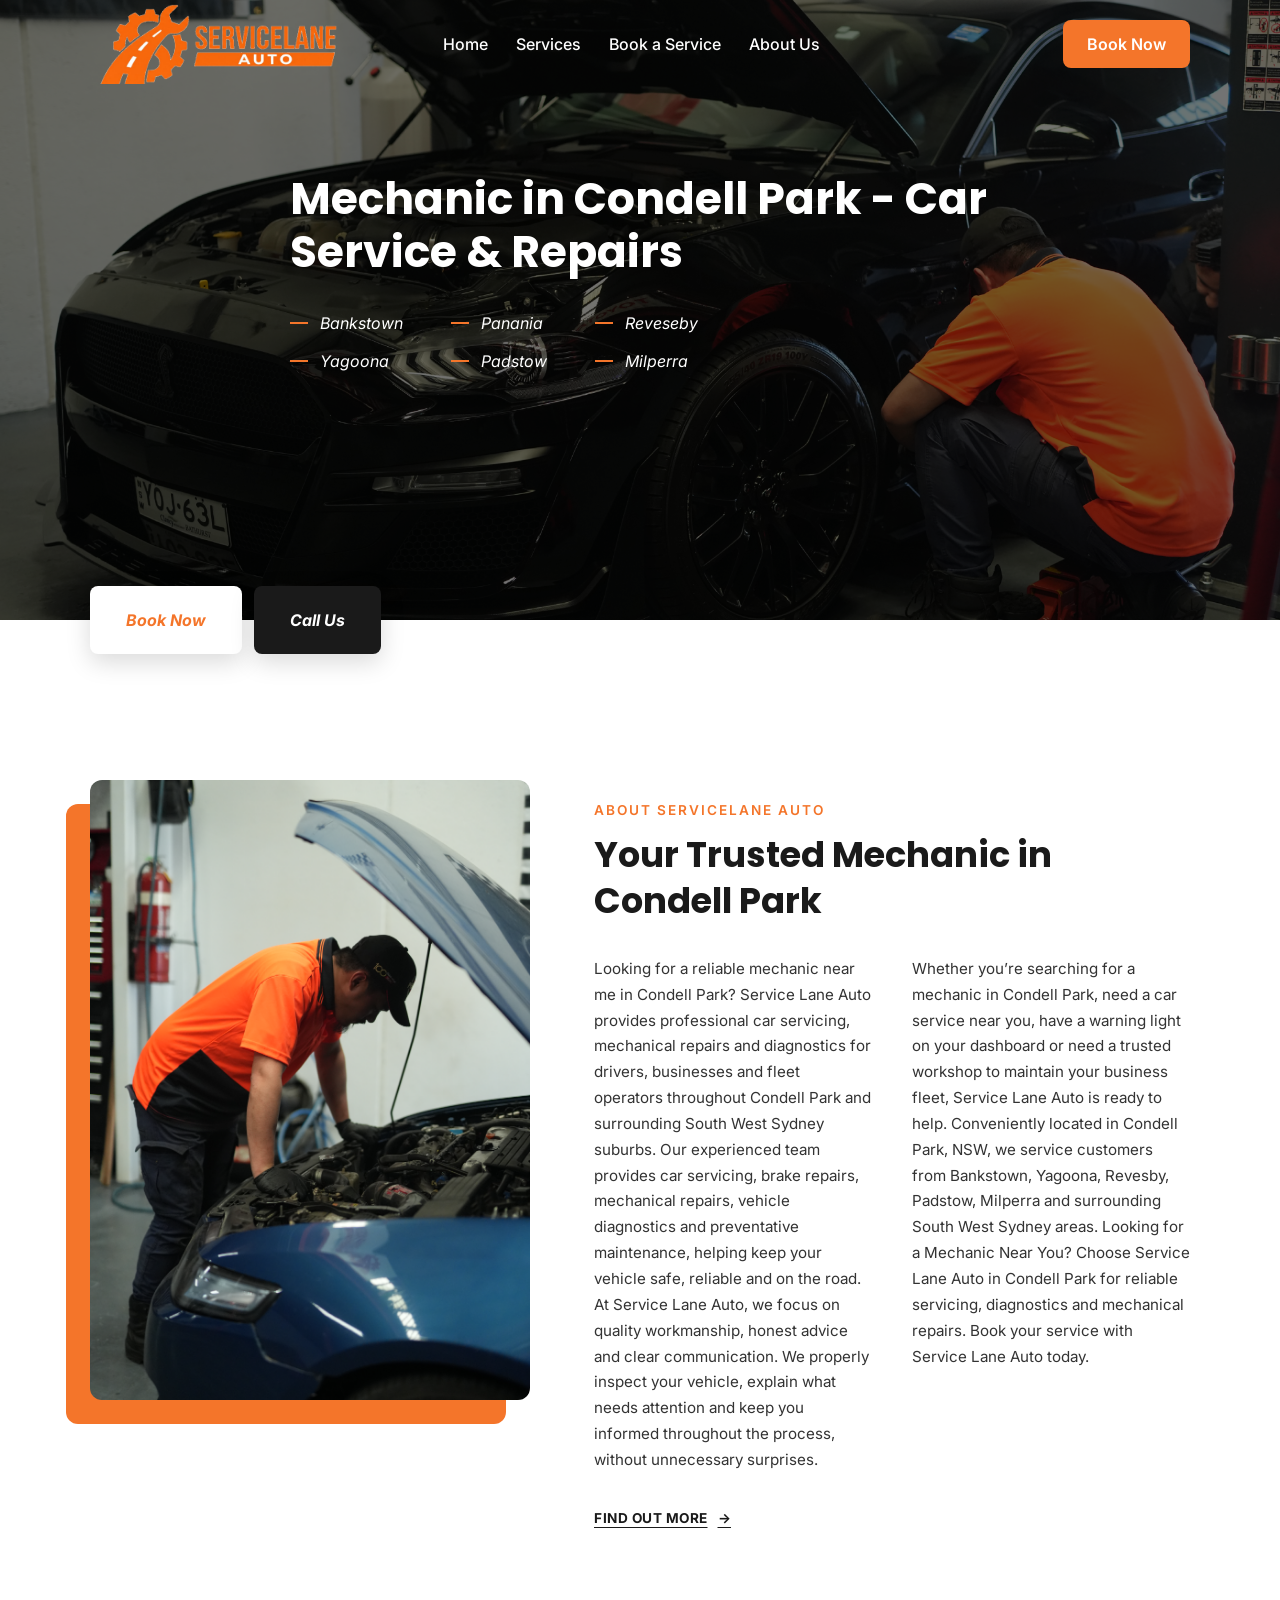
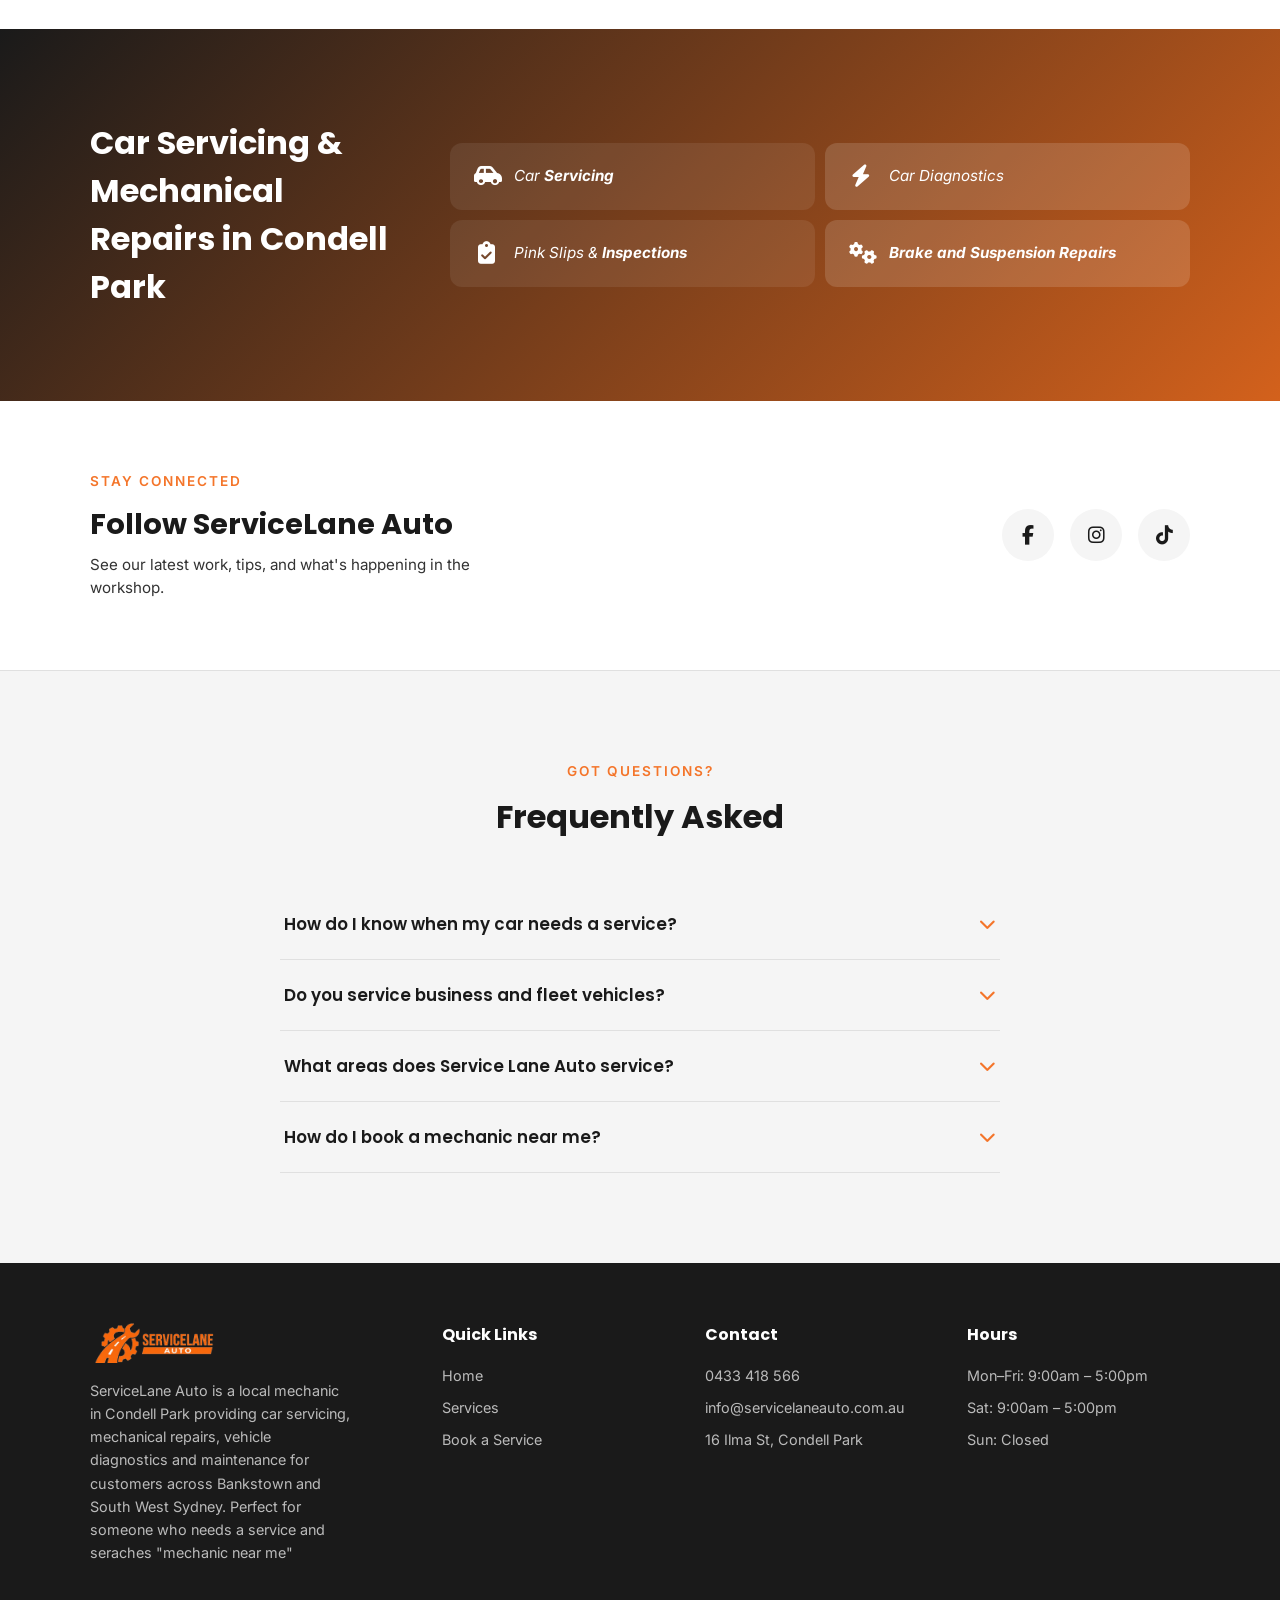
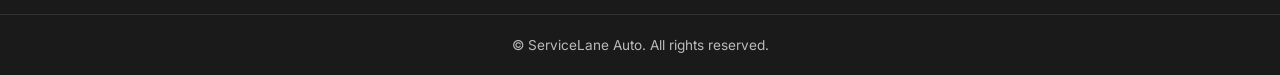
<file: index.html>
<!DOCTYPE html>
<html lang="en">

<head>
  <link rel="icon" type="image/png" href="img/favicon.png">
  <meta name="description"
    content="ServiceLane Auto is a trusted mechanic in Condell Park offering car servicing, mechanical repairs, diagnostics, brakes and vehicle maintenance across South West Sydney. Book online today.">
  <meta charset="UTF-8">
  <meta name="viewport" content="width=device-width, initial-scale=1.0">
  <title>ServiceLane Auto | Mechanic Condell Park – Car Service & Repairs</title>
  <link rel="preconnect" href="https://fonts.googleapis.com">
  <link rel="preconnect" href="https://fonts.gstatic.com" crossorigin>
  <link href="https://fonts.googleapis.com/css2?family=Inter:wght@400;500;600&family=Poppins:wght@600;700&display=swap"
    rel="stylesheet">
  <link rel="stylesheet" href="https://cdnjs.cloudflare.com/ajax/libs/font-awesome/6.5.1/css/all.min.css">
  <link rel="stylesheet" href="css/style.css">

  <script type="application/ld+json">
{
  "@context": "https://schema.org",
  "@type": "AutoRepair",
  "name": "ServiceLane Auto",
  "image": "https://servicelaneauto.com/img/logo-transparent-notext.png",
  "url": "https://servicelaneauto.com",
  "telephone": "+61433418566",
  "priceRange": "$$",
  "address": {
    "@type": "PostalAddress",
    "streetAddress": "16 Ilma St",
    "addressLocality": "Condell Park",
    "addressRegion": "NSW",
    "postalCode": "2200",
    "addressCountry": "AU"
  },
  "geo": {
    "@type": "GeoCoordinates",
    "latitude": -33.9325502,
    "longitude": 151.0131701
  },
  "openingHoursSpecification": [
    {
      "@type": "OpeningHoursSpecification",
      "dayOfWeek": ["Monday","Tuesday","Wednesday","Thursday","Friday","Saturday"],
      "opens": "09:00",
      "closes": "17:00"
    }
  ],
  "areaServed": ["Condell Park", "Bankstown", "Yagoona", "Revesby", "Padstow", "Milperra"],
  "sameAs": [
    "https://www.facebook.com/profile.php?id=61593483371898",
    "https://www.instagram.com/servicelane.auto/",
    "https://tiktok.com/servicelaneauto"
  ]
}
</script>

</head>

<body>

  <header class="site-header site-header-overlay">
    <div class="container header-inner">
      <a href="index.html" class="logo">
        <img src="img/logo-transparent-notext.png" alt="ServiceLane Auto - Your Trusted Mechanic in Condell Park"
          height="48">
      </a>

      <nav class="main-nav">
        <ul>
          <li><a href="index.html">Home</a></li>
          <li><a href="services.html">Services</a></li>
          <li><a href="booking.html">Book a Service</a></li>
          <li><a href="about.html"> About Us</li>
        </ul>
      </nav>

      <a href="booking.html" class="btn btn-primary header-cta">Book Now</a>

      <button class="nav-toggle" aria-label="Toggle menu" aria-expanded="false">
        <span></span><span></span><span></span>
      </button>
    </div>
  </header>

  <section class="hero">
    <div class="hero-overlay"></div>

    <div class="container hero-inner">
      <h1>Mechanic in Condell Park - <strong>Car Service &amp; Repairs</strong></h1>

      <div class="hero-features">
        <ul class="hero-features-col">
          <li><span class="dash"></span>Bankstown</li>
          <li><span class="dash"></span>Yagoona</li>
        </ul>
        <ul class="hero-features-col">
          <li><span class="dash"></span>Panania</li>
          <li><span class="dash"></span>Padstow</li>
        </ul>
        <ul class="hero-features-col">
          <li><span class="dash"></span>Reveseby</li>
          <li><span class="dash"></span>Milperra</li>
        </ul>
      </div>
    </div>

    <div class="hero-cta-group">
  <a href="booking.html" class="hero-cta-float">Book Now</a>
  <a href="tel:+61433418566" class="hero-cta-float hero-cta-call">Call Us</a>
</div>
  </section>

  <section class="about">
    <div class="container about-inner">
      <div class="about-image">
        <img src="img/about.png" alt="Car being serviced at ServiceLane Auto">
      </div>

      <div class="about-content">
        <p class="eyebrow">About ServiceLane Auto</p>
        <h2>Your Trusted Mechanic in Condell Park</h2>

        <div class="about-columns">
          <p>
            Looking for a reliable mechanic near me in Condell Park? Service Lane Auto provides professional car
            servicing, mechanical repairs and diagnostics for drivers, businesses and fleet operators throughout Condell
            Park and surrounding South West Sydney suburbs.

            Our experienced team provides car servicing, brake repairs, mechanical repairs, vehicle diagnostics and
            preventative maintenance, helping keep your vehicle safe, reliable and on the road.

            At Service Lane Auto, we focus on quality workmanship, honest advice and clear communication. We properly
            inspect your vehicle, explain what needs attention and keep you informed throughout the process, without
            unnecessary surprises.</p>
          <p>
            Whether you’re searching for a mechanic in Condell Park, need a car service near you, have a warning light
            on your dashboard or need a trusted workshop to maintain your business fleet, Service Lane Auto is ready to
            help.

            Conveniently located in Condell Park, NSW, we service customers from Bankstown, Yagoona, Revesby, Padstow,
            Milperra and surrounding South West Sydney areas.

            Looking for a Mechanic Near You?

            Choose Service Lane Auto in Condell Park for reliable servicing, diagnostics and mechanical repairs.

            Book your service with Service Lane Auto today.</p>

        </div>

        <a href="about.html" class="find-out-more">
          Find out more <span class="arrow">&rarr;</span>
        </a>
      </div>
    </div>
  </section>

  <section class="solutions">
    <div class="container solutions-inner">
      <div class="solutions-heading">
        <h2>Car Servicing &amp; Mechanical Repairs in Condell Park</h2>
      </div>

      <div class="solutions-grid">
        <a href="services.html#servicing" class="solution-item">
          <i class="fa-solid fa-car-side"></i>
          <span>Car <strong>Servicing</strong></span>
        </a>
        <a href="services.html#diagnostics" class="solution-item">
          <i class="fa-solid fa-bolt"></i>
          <span>Car Diagnostics</span>
        </a>
        <a href="services.html#pinkslip" class="solution-item">
          <i class="fa-solid fa-clipboard-check"></i>
          <span>Pink Slips &amp; <strong>Inspections</strong></span>
        </a>
        <a href="services.html#brakes" class="solution-item">
          <i class="fa-solid fa-gears"></i>
          <span><strong>Brake and Suspension Repairs</strong></span>
        </a>
        </a>
      </div>
    </div>
  </section>

  <section class="socials">
    <div class="container socials-inner">
      <div class="socials-text">
        <p class="eyebrow">Stay Connected</p>
        <h2>Follow ServiceLane Auto</h2>
        <p class="socials-sub">See our latest work, tips, and what's happening in the workshop.</p>
      </div>

      <div class="socials-icons">
        <a href="https://www.facebook.com/profile.php?id=61593483371898" target="_blank" rel="noopener"
          class="social-icon" aria-label="Facebook">
          <i class="fa-brands fa-facebook-f"></i>
        </a>
        <a href="https://www.instagram.com/servicelane.auto/" target="_blank" rel="noopener" class="social-icon"
          aria-label="Instagram">
          <i class="fa-brands fa-instagram"></i>
        </a>
        <a href="https://tiktok.com/servicelaneauto" target="_blank" rel="noopener" class="social-icon"
          aria-label="TikTok">
          <i class="fa-brands fa-tiktok"></i>
        </a>
      </div>
    </div>
  </section>

  <section class="faq">
    <div class="container faq-inner">
      <div class="faq-heading">
        <p class="eyebrow">Got Questions?</p>
        <h2>Frequently Asked</h2>
      </div>

      <div class="faq-list">
        <div class="faq-item">
          <button class="faq-question">
            How do I know when my car needs a service?
            <i class="fa-solid fa-chevron-down"></i>
          </button>
          <div class="faq-answer">
            <p>Your vehicle’s recommended service intervals depend on its make, model, age and kilometres travelled. If
              you’re unsure, contact Service Lane Auto and our Condell Park mechanics can help determine when your next
              service is due.</p>
          </div>
        </div>

        <div class="faq-item">
          <button class="faq-question">
            Do you service business and fleet vehicles?
            <i class="fa-solid fa-chevron-down"></i>
          </button>
          <div class="faq-answer">
            <p>Yes. Service Lane Auto provides fleet servicing and mechanical maintenance in Condell Park for businesses
              and vehicle operators. We can assist with regular servicing, maintenance, diagnostics and documented
              vehicle inspections to help keep your fleet on the road.</p>
          </div>
        </div>

        <div class="faq-item">
          <button class="faq-question">
            What areas does Service Lane Auto service?
            <i class="fa-solid fa-chevron-down"></i>
          </button>
          <div class="faq-answer">
            <p>Our workshop is located in Condell Park, NSW, making us a convenient local mechanic for customers in
              Bankstown, Yagoona, Revesby, Padstow, Milperra and surrounding South West Sydney suburbs.</p>
          </div>
        </div>

        <div class="faq-item">
          <button class="faq-question">
            How do I book a mechanic near me?
            <i class="fa-solid fa-chevron-down"></i>
          </button>
          <div class="faq-answer">
            <p>If you’re looking for a mechanic near me in Condell Park, simply contact Service Lane Auto to arrange
              your booking. Whether you need a car service, brake repair, diagnostics, filter replacement or general
              mechanical work, our team is ready to help.</p>
          </div>
        </div>
      </div>
    </div>
  </section>

  <footer class="site-footer">

    <div class="container footer-inner">
      <div class="footer-brand">
        <img src="img/logo-transparent-notext.png" alt="ServiceLane Auto" height="40">
        <p>ServiceLane Auto is a local mechanic in Condell Park providing car servicing, mechanical repairs, vehicle
          diagnostics and maintenance for customers across Bankstown and South West Sydney. Perfect for someone who
          needs a service and seraches "mechanic near me"</p>
      </div>

      <div class="footer-col" id="footer">
        <h4>Quick Links</h4>
        <ul>
          <li><a href="index.html">Home</a></li>
          <li><a href="services.html">Services</a></li>
          <li><a href="booking.html">Book a Service</a></li>
        </ul>
      </div>

      <div class="footer-col">
        <h4>Contact</h4>
        <ul>
          <li><a href="tel:+61433418566">0433 418 566</a></li>
          <li><a href="mailto:info@servicelaneauto.com.au">info@servicelaneauto.com.au</a></li>
          <li><a href="https://maps.app.goo.gl/KxCBeja8GGFYqPT87">16 Ilma St, Condell Park</a></li>
        </ul>
      </div>

      <div class="footer-col">
        <h4>Hours</h4>
        <ul>
          <li>Mon–Fri: 9:00am – 5:00pm</li>
          <li>Sat: 9:00am – 5:00pm</li>
          <li>Sun: Closed</li>
        </ul>
      </div>
    </div>

    <div class="footer-bottom">
      <div class="container">
        <p>&copy; <span id="year"></span> ServiceLane Auto. All rights reserved.</p>
      </div>
    </div>
  </footer>

  <script src="js/main.js"></script>
</body>

</html>
</file>
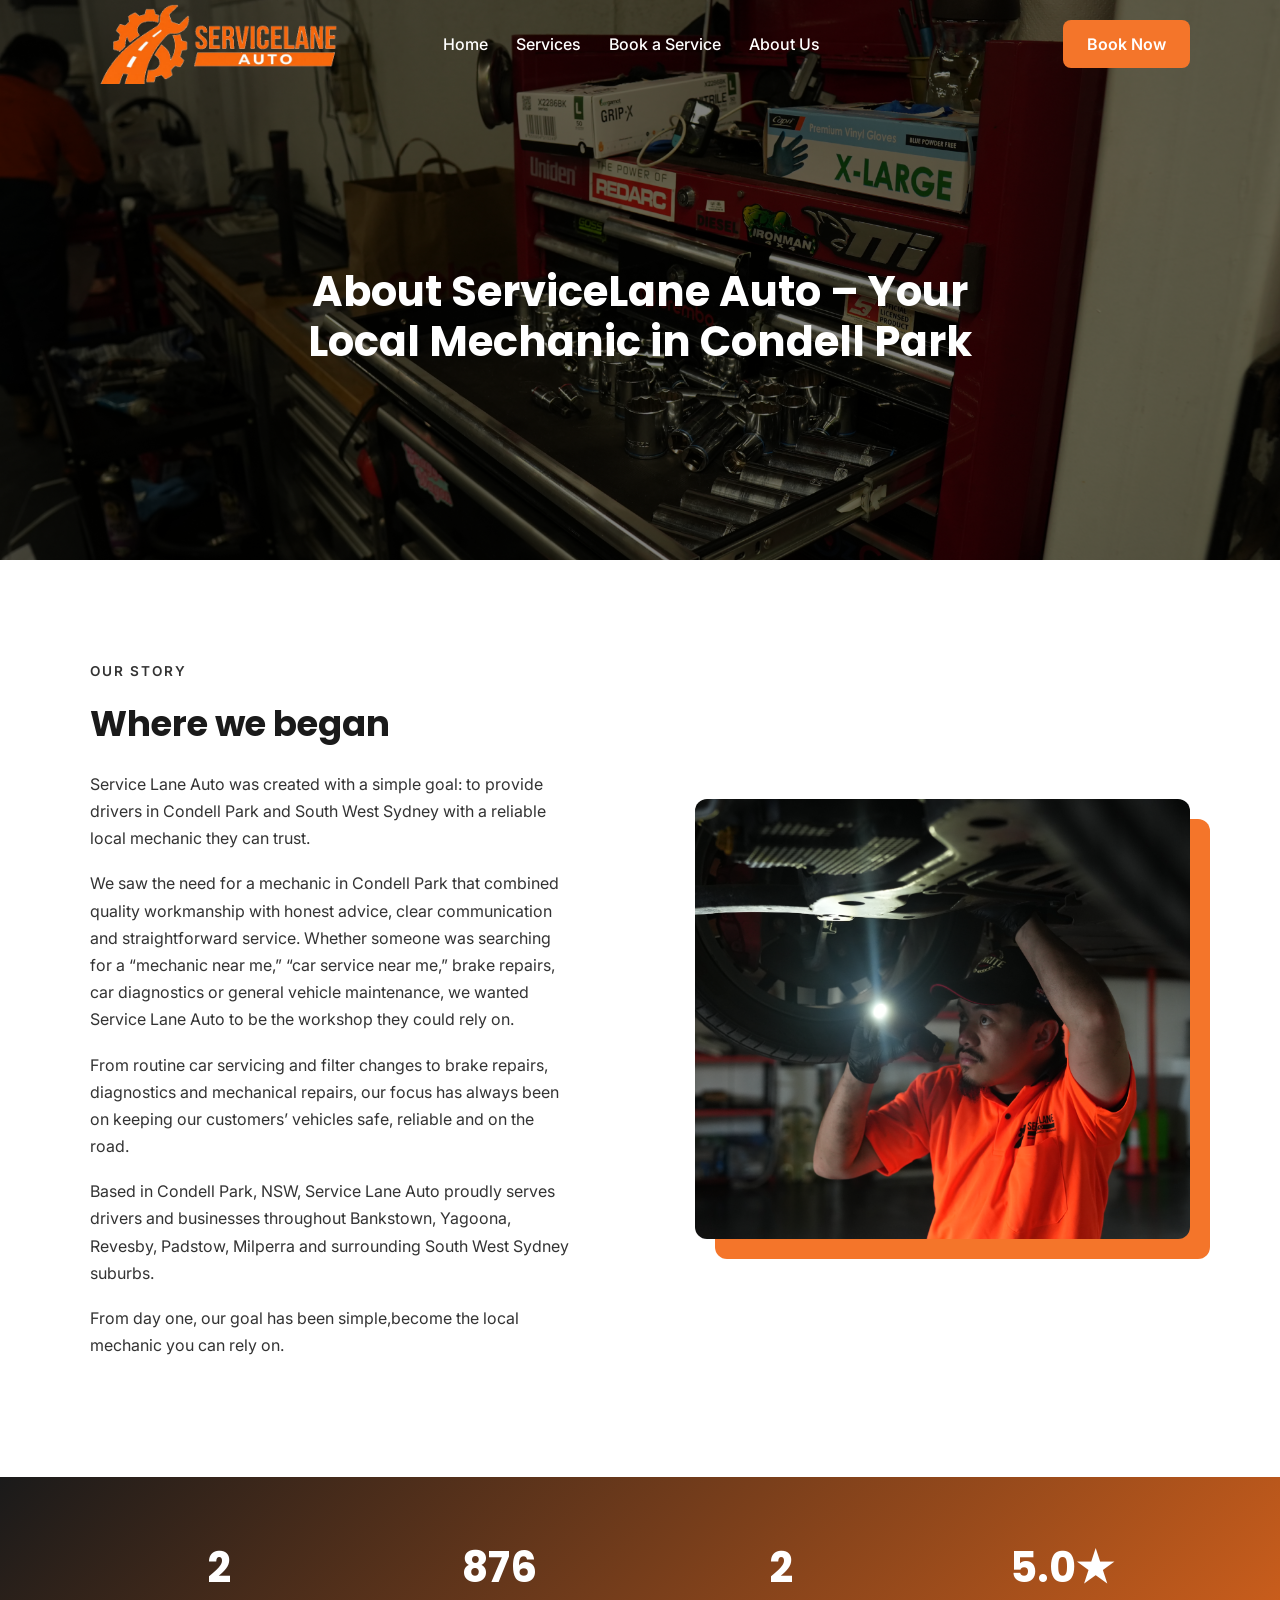
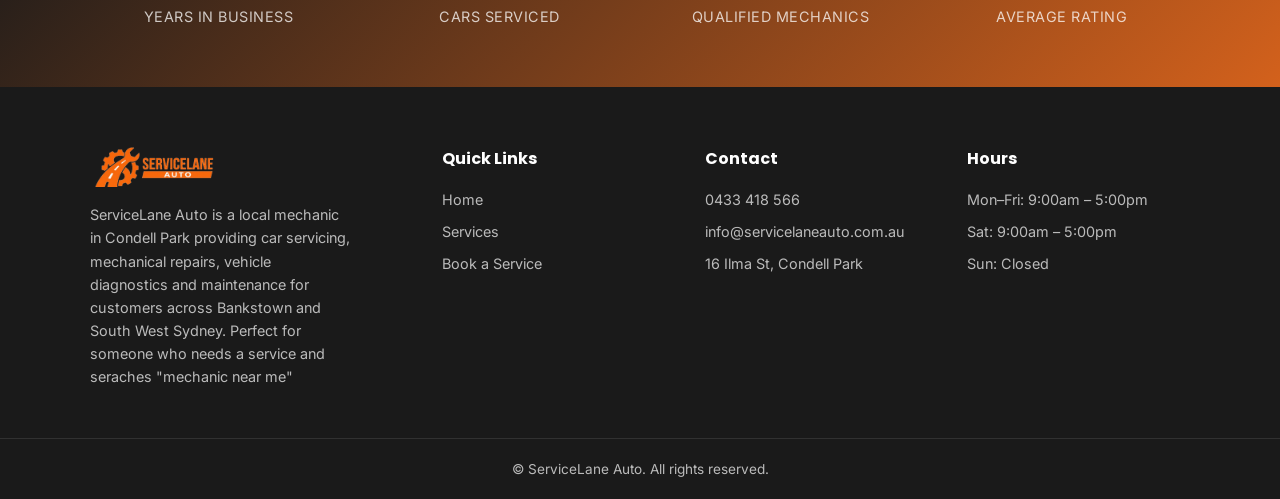
<file: about.html>
<!DOCTYPE html>
<html lang="en">

<head>
  <link rel="icon" type="image/png" href="img/favicon.png">
  <meta name="description"
    content="Learn about ServiceLane Auto, a local mechanic in Condell Park serving Bankstown, Yagoona, Revesby, Padstow, Milperra and South West Sydney with honest, reliable car servicing and repairs.">
  <meta charset="UTF-8">
  <meta name="viewport" content="width=device-width, initial-scale=1.0">
  <title>About ServiceLane Auto | Trusted Mechanic in Condell Park</title>
  <link rel="preconnect" href="https://fonts.googleapis.com">
  <link rel="preconnect" href="https://fonts.gstatic.com" crossorigin>
  <link href="https://fonts.googleapis.com/css2?family=Inter:wght@400;500;600&family=Poppins:wght@600;700&display=swap"
    rel="stylesheet">
  <link rel="stylesheet" href="https://cdnjs.cloudflare.com/ajax/libs/font-awesome/6.5.1/css/all.min.css">
  <link rel="stylesheet" href="css/style.css">

  <script type="application/ld+json">
{
  "@context": "https://schema.org",
  "@type": "AutoRepair",
  "name": "ServiceLane Auto",
  "image": "https://servicelaneauto.com/img/logo-transparent-notext.png",
  "url": "https://servicelaneauto.com",
  "telephone": "+61433418566",
  "priceRange": "$$",
  "address": {
    "@type": "PostalAddress",
    "streetAddress": "16 Ilma St",
    "addressLocality": "Condell Park",
    "addressRegion": "NSW",
    "postalCode": "2200",
    "addressCountry": "AU"
  },
  "geo": {
    "@type": "GeoCoordinates",
    "latitude": -33.9325502,
    "longitude": 151.0131701
  },
  "openingHoursSpecification": [
    {
      "@type": "OpeningHoursSpecification",
      "dayOfWeek": ["Monday","Tuesday","Wednesday","Thursday","Friday","Saturday"],
      "opens": "09:00",
      "closes": "17:00"
    }
  ],
  "areaServed": ["Condell Park", "Bankstown", "Yagoona", "Revesby", "Padstow", "Milperra"],
  "sameAs": [
    "https://www.facebook.com/profile.php?id=61593483371898",
    "https://www.instagram.com/servicelane.auto/",
    "https://tiktok.com/servicelaneauto"
  ]
}
</script>

</head>

<body>
  <header class="site-header site-header-overlay">
    <div class="container header-inner">
      <a href="index.html" class="logo">
        <img src="img/logo-transparent-notext.png" alt="ServiceLane Auto - Repair, Maintenance, Service" height="48">
      </a>

      <nav class="main-nav">
        <ul>
          <li><a href="index.html">Home</a></li>
          <li><a href="services.html">Services</a></li>
          <li><a href="booking.html">Book a Service</a></li>
          <li><a href="about.html"> About Us</li>
        </ul>
      </nav>

      <a href="booking.html" class="btn btn-primary header-cta">Book Now</a>

      <button class="nav-toggle" aria-label="Toggle menu" aria-expanded="false">
        <span></span><span></span><span></span>
      </button>
    </div>
  </header>

  <section class="about-hero">
    <div class="about-hero-overlay"></div>
    <div class="container about-hero-inner">
      <h1>About ServiceLane Auto – Your Local Mechanic in Condell Park</h1>
    </div>
  </section>

  <section class="story">
    <div class="container story-inner">
      <div class="story-content">
        <p class="eyebrow">Our Story</p>
        <h2>Where we began</h2>

        <p>
          Service Lane Auto was created with a simple goal: to provide drivers in Condell Park and South West Sydney
          with a reliable local mechanic they can trust.</p>

          <p> We saw the need for a mechanic in Condell Park that combined quality workmanship with honest advice, clear
          communication and straightforward service. Whether someone was searching for a “mechanic near me,” “car
          service near me,” brake repairs, car diagnostics or general vehicle maintenance, we wanted Service Lane Auto
          to be the workshop they could rely on. </p>
        
        <p>
          From routine car servicing and filter changes to brake repairs, diagnostics and mechanical repairs, our focus
          has always been on keeping our customers’ vehicles safe, reliable and on the road. </p>

          <p>Based in Condell Park, NSW, Service Lane Auto proudly serves drivers and businesses throughout Bankstown,
          Yagoona, Revesby, Padstow, Milperra and surrounding South West Sydney suburbs.</p>

          <p>From day one, our goal has been simple,become the local mechanic you can rely on.</p>
        </p>
      </div>

      <div class="story-image">
        <img src="img/brakes.png" alt="Mechanic performing works on a vehicle">
      </div>
    </div>
  </section>


  <section class="stats">
    <div class="container stats-inner">
      <div class="stat-item">
        <span class="stat-number">2</span>
        <span class="stat-label">Years in Business</span>
      </div>
      <div class="stat-item">
        <span class="stat-number">876</span>
        <span class="stat-label">Cars Serviced</span>
      </div>
      <div class="stat-item">
        <span class="stat-number">2</span>
        <span class="stat-label">Qualified Mechanics</span>
      </div>
      <div class="stat-item">
        <span class="stat-number">5.0★</span>
        <span class="stat-label">Average Rating</span>
      </div>
    </div>
  </section>

  <footer class="site-footer">

    <div class="container footer-inner">
      <div class="footer-brand">
        <img src="img/logo-transparent-notext.png" alt="ServiceLane Auto" height="40">
        <p>ServiceLane Auto is a local mechanic in Condell Park providing car servicing, mechanical repairs, vehicle
          diagnostics and maintenance for customers across Bankstown and South West Sydney. Perfect for someone who
          needs a service and seraches "mechanic near me"</p>
      </div>

      <div class="footer-col" id="footer">
        <h4>Quick Links</h4>
        <ul>
          <li><a href="index.html">Home</a></li>
          <li><a href="services.html">Services</a></li>
          <li><a href="booking.html">Book a Service</a></li>
        </ul>
      </div>

      <div class="footer-col">
        <h4>Contact</h4>
        <ul>
          <li><a href="tel:+61433418566">0433 418 566</a></li>
          <li><a href="mailto:info@servicelaneauto.com.au">info@servicelaneauto.com.au</a></li>
          <li><a href="https://maps.app.goo.gl/KxCBeja8GGFYqPT87">16 Ilma St, Condell Park</a></li>
        </ul>
      </div>

      <div class="footer-col">
        <h4>Hours</h4>
        <ul>
          <li>Mon–Fri: 9:00am – 5:00pm</li>
          <li>Sat: 9:00am – 5:00pm</li>
          <li>Sun: Closed</li>
        </ul>
      </div>
    </div>

    <div class="footer-bottom">
      <div class="container">
        <p>&copy; <span id="year"></span> ServiceLane Auto. All rights reserved.</p>
      </div>
    </div>
  </footer>

  <script src="js/main.js"></script>
</body>
</file>
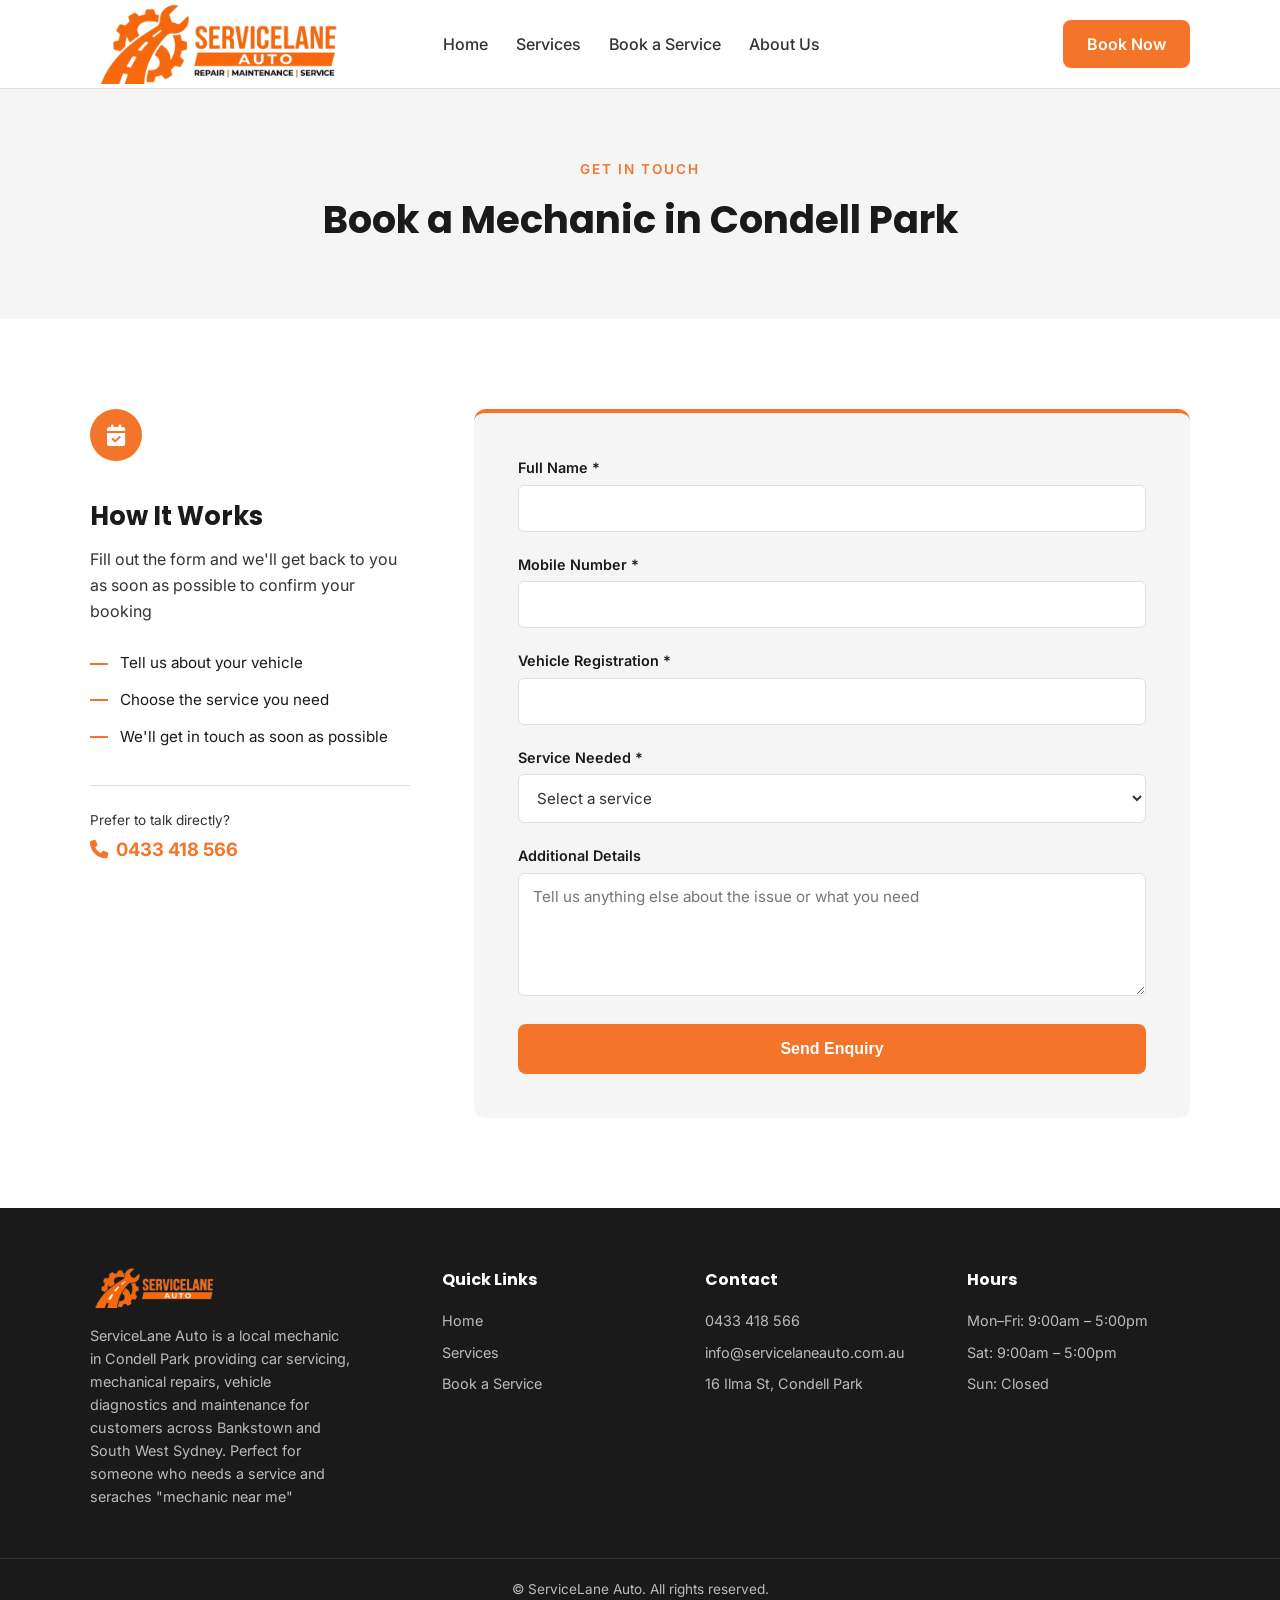
<file: booking.html>
<!DOCTYPE html>
<html lang="en">

<head>
  <link rel="icon" type="image/png" href="img/favicon.png">
  <meta name="description"
    content="Book your car service, brake repair or diagnostic with ServiceLane Auto, Condell Park's trusted local mechanic. Fast, easy online booking — get in touch today.">
  <meta charset="UTF-8">
  <meta name="viewport" content="width=device-width, initial-scale=1.0">
  <title>Book a Service | ServiceLane Auto – Mechanic Condell Park</title>
  <link rel="preconnect" href="https://fonts.googleapis.com">
  <link rel="preconnect" href="https://fonts.gstatic.com" crossorigin>
  <link href="https://fonts.googleapis.com/css2?family=Inter:wght@400;500;600&family=Poppins:wght@600;700&display=swap"
    rel="stylesheet">
  <link rel="stylesheet" href="https://cdnjs.cloudflare.com/ajax/libs/font-awesome/6.5.1/css/all.min.css">
  <link rel="stylesheet" href="css/style.css">

  <script type="application/ld+json">
{
  "@context": "https://schema.org",
  "@type": "AutoRepair",
  "name": "ServiceLane Auto",
  "image": "https://servicelaneauto.com/img/logo-transparent-notext.png",
  "url": "https://servicelaneauto.com",
  "telephone": "+61433418566",
  "priceRange": "$$",
  "address": {
    "@type": "PostalAddress",
    "streetAddress": "16 Ilma St",
    "addressLocality": "Condell Park",
    "addressRegion": "NSW",
    "postalCode": "2200",
    "addressCountry": "AU"
  },
  "geo": {
    "@type": "GeoCoordinates",
    "latitude": -33.9325502,
    "longitude": 151.0131701
  },
  "openingHoursSpecification": [
    {
      "@type": "OpeningHoursSpecification",
      "dayOfWeek": ["Monday","Tuesday","Wednesday","Thursday","Friday","Saturday"],
      "opens": "09:00",
      "closes": "17:00"
    }
  ],
  "areaServed": ["Condell Park", "Bankstown", "Yagoona", "Revesby", "Padstow", "Milperra"],
  "sameAs": [
    "https://www.facebook.com/profile.php?id=61593483371898",
    "https://www.instagram.com/servicelane.auto/",
    "https://tiktok.com/servicelaneauto"
  ]
}
</script>

</head>

<body>
  <header class="site-header">
    <div class="container header-inner">
      <a href="index.html" class="logo">
        <img src="img/logo.jpeg" alt="ServiceLane Auto - Repair, Maintenance, Service" height="48">
      </a>

      <nav class="main-nav">
        <ul>
          <li><a href="index.html">Home</a></li>
          <li><a href="services.html">Services</a></li>
          <li><a href="booking.html">Book a Service</a></li>
          <li><a href="about.html"> About Us</li>
        </ul>
      </nav>

      <a href="booking.html" class="btn btn-primary header-cta">Book Now</a>

      <button class="nav-toggle" aria-label="Toggle menu" aria-expanded="false">
        <span></span><span></span><span></span>
      </button>
    </div>
  </header>

  <section class="page-banner">
    <div class="container">
      <p class="eyebrow">Get In Touch</p>
      <h1>Book a Mechanic in Condell Park</h1>
    </div>
  </section>

  <section class="booking">
    <div class="container booking-inner">
      <div class="booking-info">
        <span class="service-icon"><i class="fa-solid fa-calendar-check"></i></span>
        <h2>How It Works</h2>
        <p>Fill out the form and we'll get back to you as soon as possible to confirm your booking</p>

        <ul class="hero-features-col booking-steps">
          <li><span class="dash"></span>Tell us about your vehicle</li>
          <li><span class="dash"></span>Choose the service you need</li>
          <li><span class="dash"></span>We'll get in touch as soon as possible</li>
        </ul>

        <div class="booking-contact-alt">
          <p>Prefer to talk directly?</p>
          <a><i class="fa-solid fa-phone"></i> 0433 418 566</a>
        </div>
      </div>

      <form class="booking-form" action="https://formspree.io/f/moeqkary" method="POST">
        <div class="form-group">
          <label for="name">Full Name *</label>
          <input type="text" id="name" name="name" required>
        </div>

        <div class="form-group">
          <label for="number">Mobile Number *</label>
          <input type="text" id="number" name="number" required>
        </div>

        <div class="form-group">
          <label for="rego">Vehicle Registration *</label>
          <input type="text" id="rego" name="rego" required>
        </div>

        <div class="form-group">
          <label for="service">Service Needed *</label>
          <select id="service" name="service" required>
            <option value="" disabled selected>Select a service</option>
            <option value="Car Servicing">Car Servicing</option>
            <option value="Brakes">Brake Services</option>
            <option value="Diagnostics">Diagnostics / Inspection</option>
            <option value="Filter Replacement">Filter replacement</option>
            <option value="Pink Slip">Pink Slip (Coming Soon)</option>
            <option value="Other">Other / Not Sure</option>
          </select>
        </div>

        <div class="form-group">
          <label for="message">Additional Details</label>
          <textarea id="message" name="message" rows="5"
            placeholder="Tell us anything else about the issue or what you need"></textarea>
        </div>

        <button type="submit" class="btn btn-primary btn-lg">Send Enquiry</button>
      </form>
    </div>
  </section>



  <footer class="site-footer">

    <div class="container footer-inner">
      <div class="footer-brand">
        <img src="img/logo-transparent-notext.png" alt="ServiceLane Auto" height="40">
        <p>ServiceLane Auto is a local mechanic in Condell Park providing car servicing, mechanical repairs, vehicle
          diagnostics and maintenance for customers across Bankstown and South West Sydney. Perfect for someone who
          needs a service and seraches "mechanic near me"</p>
      </div>

      <div class="footer-col" id="footer">
        <h4>Quick Links</h4>
        <ul>
          <li><a href="index.html">Home</a></li>
          <li><a href="services.html">Services</a></li>
          <li><a href="booking.html">Book a Service</a></li>
        </ul>
      </div>

      <div class="footer-col">
        <h4>Contact</h4>
        <ul>
          <li><a href="tel:+61433418566">0433 418 566</a></li>
          <li><a href="mailto:info@servicelaneauto.com.au">info@servicelaneauto.com.au</a></li>
          <li><a href="https://maps.app.goo.gl/KxCBeja8GGFYqPT87">16 Ilma St, Condell Park</a></li>
        </ul>
      </div>

      <div class="footer-col">
        <h4>Hours</h4>
        <ul>
          <li>Mon–Fri: 9:00am – 5:00pm</li>
          <li>Sat: 9:00am – 5:00pm</li>
          <li>Sun: Closed</li>
        </ul>
      </div>
    </div>

    <div class="footer-bottom">
      <div class="container">
        <p>&copy; <span id="year"></span> ServiceLane Auto. All rights reserved.</p>
      </div>
    </div>
  </footer>
  <script src="js/main.js"></script>
</body>
</file>
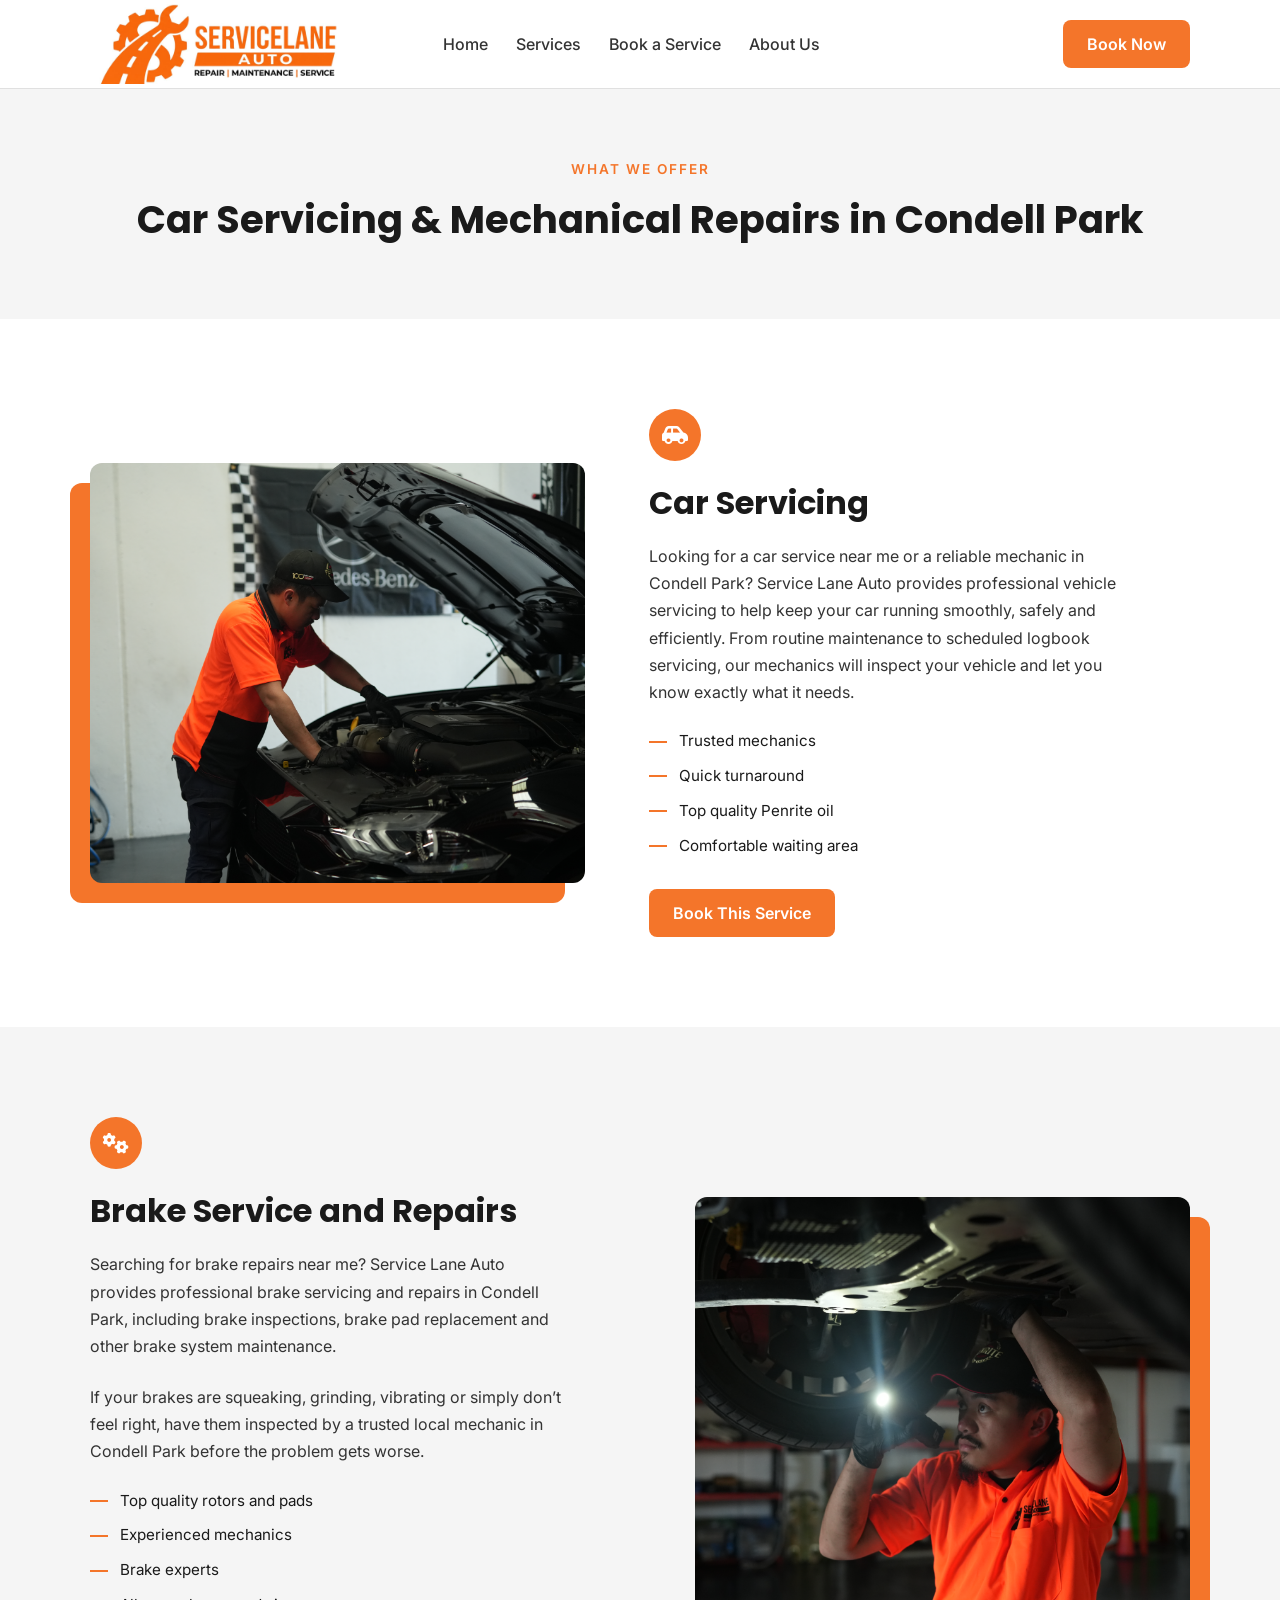
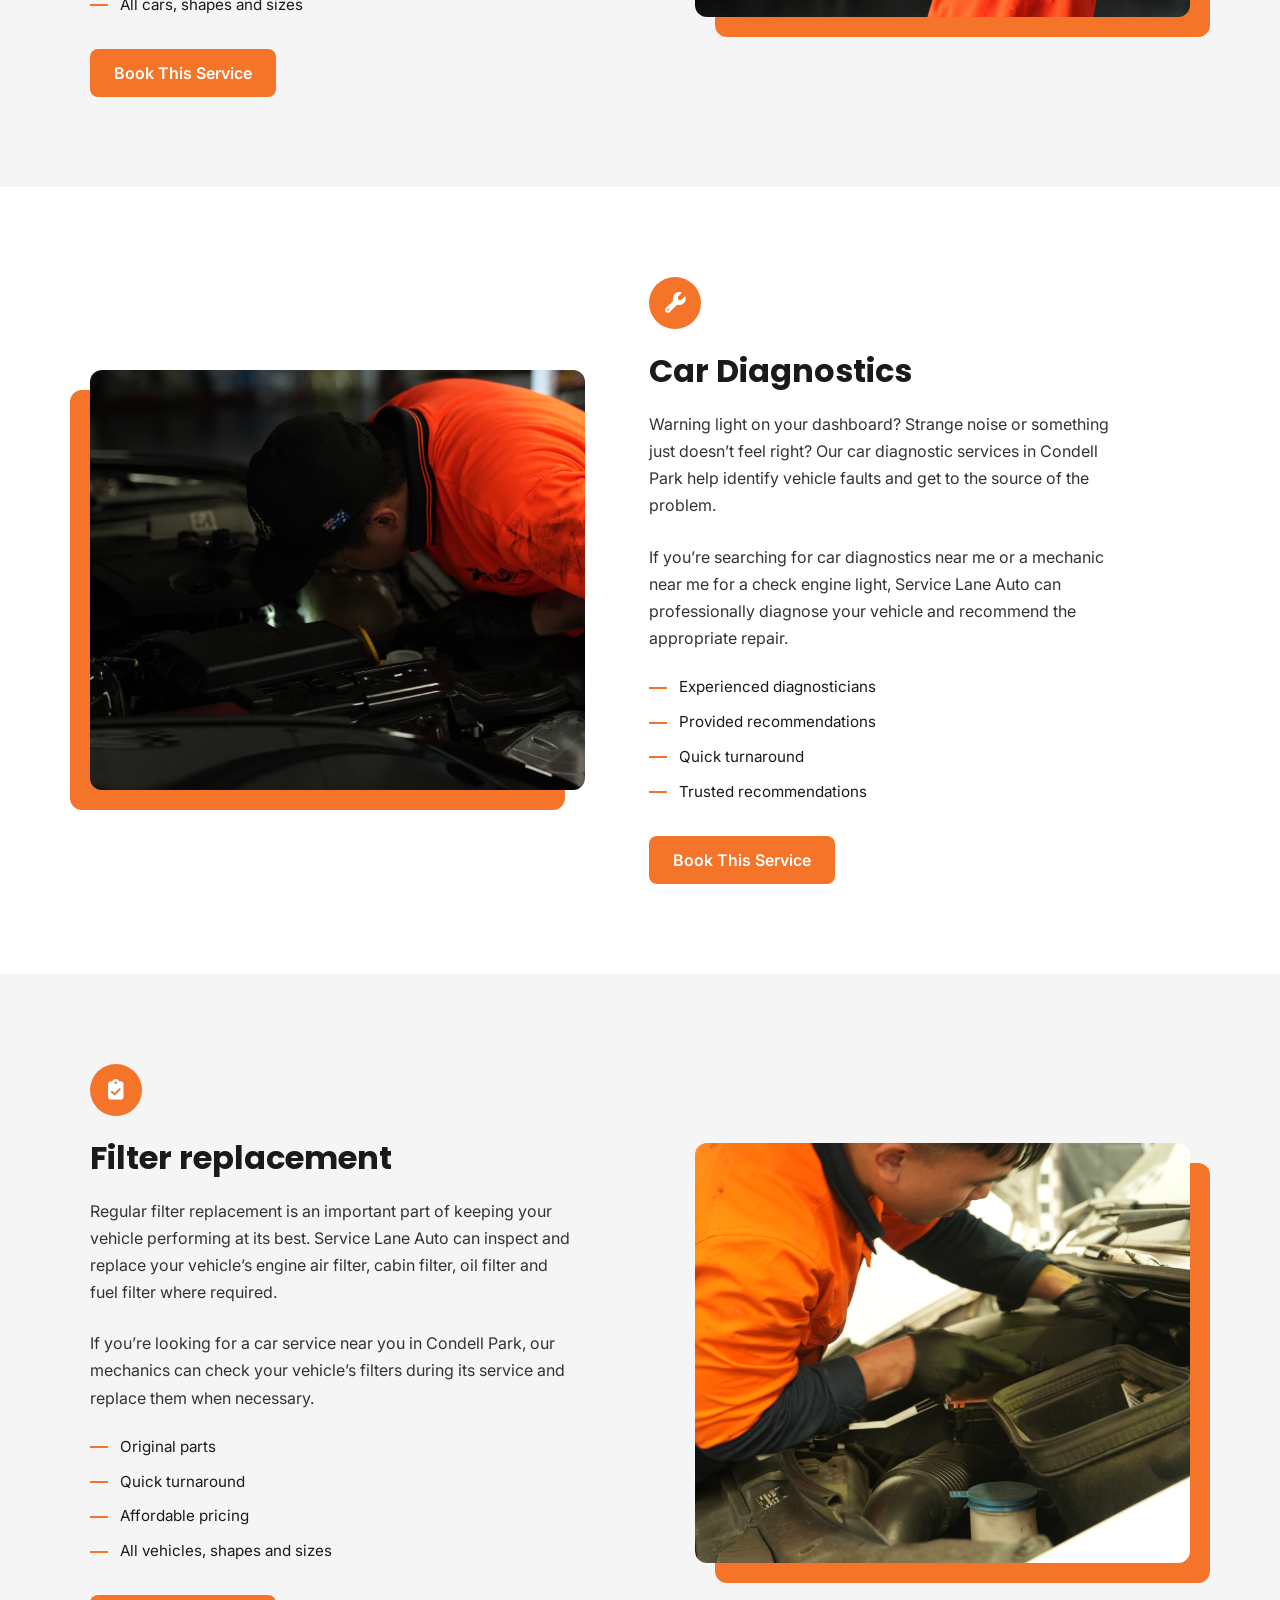
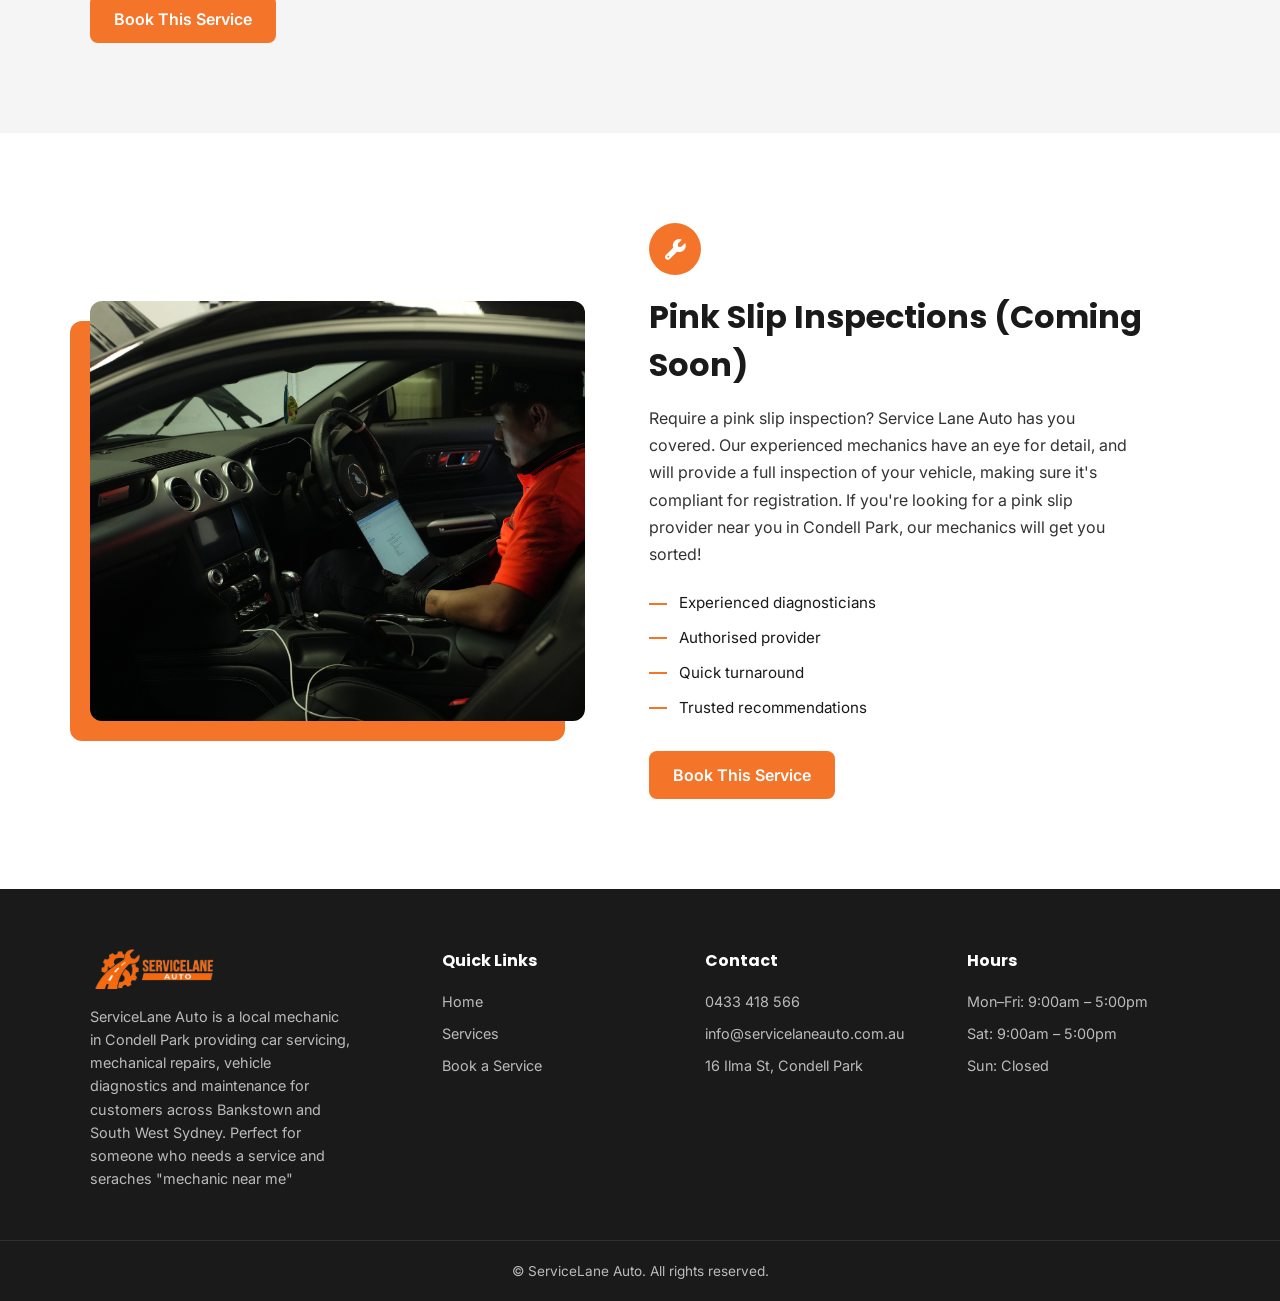
<file: services.html>
<!DOCTYPE html>
<html lang="en">

<head>
  <link rel="icon" type="image/png" href="img/favicon.png">
  <meta name="description"
    content="From car servicing and brake repairs to diagnostics, filters and pink slip inspections, ServiceLane Auto offers complete mechanical services in Condell Park and South West Sydney.">
  <meta charset="UTF-8">
  <meta name="viewport" content="width=device-width, initial-scale=1.0">
  <title>Car Services in Condell Park | ServiceLane Auto</title>

  <link rel="preconnect" href="https://fonts.googleapis.com">
  <link rel="preconnect" href="https://fonts.gstatic.com" crossorigin>
  <link href="https://fonts.googleapis.com/css2?family=Inter:wght@400;500;600&family=Poppins:wght@600;700&display=swap"
    rel="stylesheet">
  <link rel="stylesheet" href="https://cdnjs.cloudflare.com/ajax/libs/font-awesome/6.5.1/css/all.min.css">
  <link rel="stylesheet" href="css/style.css">

  <script type="application/ld+json">
{
  "@context": "https://schema.org",
  "@type": "AutoRepair",
  "name": "ServiceLane Auto",
  "image": "https://servicelaneauto.com/img/logo-transparent-notext.png",
  "url": "https://servicelaneauto.com",
  "telephone": "+61433418566",
  "priceRange": "$$",
  "address": {
    "@type": "PostalAddress",
    "streetAddress": "16 Ilma St",
    "addressLocality": "Condell Park",
    "addressRegion": "NSW",
    "postalCode": "2200",
    "addressCountry": "AU"
  },
  "geo": {
    "@type": "GeoCoordinates",
    "latitude": -33.9325502,
    "longitude": 151.0131701
  },
  "openingHoursSpecification": [
    {
      "@type": "OpeningHoursSpecification",
      "dayOfWeek": ["Monday","Tuesday","Wednesday","Thursday","Friday","Saturday"],
      "opens": "09:00",
      "closes": "17:00"
    }
  ],
  "areaServed": ["Condell Park", "Bankstown", "Yagoona", "Revesby", "Padstow", "Milperra"],
  "sameAs": [
    "https://www.facebook.com/profile.php?id=61593483371898",
    "https://www.instagram.com/servicelane.auto/",
    "https://tiktok.com/servicelaneauto"
  ]
}
</script>

</head>

<body>

  <header class="site-header">
    <div class="container header-inner">
      <a href="index.html" class="logo">
        <img src="img/logo.jpeg" alt="ServiceLane Auto - Repair, Maintenance, Service" height="48">
      </a>

      <nav class="main-nav">
        <ul>
          <li><a href="index.html">Home</a></li>
          <li><a href="services.html">Services</a></li>
          <li><a href="booking.html">Book a Service</a></li>
          <li><a href="about.html"> About Us</li>
        </ul>
      </nav>

      <a href="booking.html" class="btn btn-primary header-cta">Book Now</a>

      <button class="nav-toggle" aria-label="Toggle menu" aria-expanded="false">
        <span></span><span></span><span></span>
      </button>
    </div>
  </header>

  <section class="page-banner">
    <div class="container">
      <p class="eyebrow">What We Offer</p>
      <h1>Car Servicing & Mechanical Repairs in Condell Park</h1>
    </div>
  </section>

  <section class="service-detail" id="servicing">
    <div class="container service-detail-inner">
      <div class="service-detail-image">
        <img src="img/service.png" alt="Mechanic performing a car service">
      </div>

      <div class="service-detail-content">
        <span class="service-icon"><i class="fa-solid fa-car-side"></i></span>
        <h2>Car Servicing</h2>
        <p class="service-desc">
          Looking for a car service near me or a reliable mechanic in Condell Park? Service Lane Auto provides
          professional vehicle servicing to help keep your car running smoothly, safely and efficiently. From routine
          maintenance to scheduled logbook servicing, our mechanics will inspect your vehicle and let you know exactly
          what it needs.
        </p>

        <ul class="service-features">
          <li><span class="dash"></span>Trusted mechanics</li>
          <li><span class="dash"></span>Quick turnaround</li>
          <li><span class="dash"></span>Top quality Penrite oil</li>
          <li><span class="dash"></span>Comfortable waiting area</li>
        </ul>

        <a href="booking.html?service=Car+Servicing" class="btn btn-primary">Book This Service</a>
      </div>
    </div>
  </section>

  <section class="service-detail service-detail-reverse" id="brakes">
    <div class="container service-detail-inner">
      <div class="service-detail-image">
        <img src="img/brakes.png" alt="Mechanic inspecting a car brake disc">
      </div>

      <div class="service-detail-content">
        <span class="service-icon"><i class="fa-solid fa-gears"></i></span>
        <h2>Brake Service and Repairs</h2>
        <p class="service-desc">
          Searching for brake repairs near me? Service Lane Auto provides professional brake servicing and repairs in
          Condell Park, including brake inspections, brake pad replacement and other brake system maintenance. </p>

          <p class="service-desc">If your brakes are squeaking, grinding, vibrating or simply don’t feel right, have them inspected by a trusted
          local mechanic in Condell Park before the problem gets worse.</p>

        </p>

        <ul class="service-features">
          <li><span class="dash"></span>Top quality rotors and pads</li>
          <li><span class="dash"></span>Experienced mechanics</li>
          <li><span class="dash"></span>Brake experts</li>
          <li><span class="dash"></span>All cars, shapes and sizes</li>
        </ul>

        <a href="booking.html?service=Brakes" class="btn btn-primary">Book This Service</a>
      </div>
    </div>
  </section>

  <section class="service-detail" id="diagnostics">
    <div class="container service-detail-inner">
      <div class="service-detail-image">
        <img src="img/mechwork.png" alt="Mechanic diagnosing a vehicle">
      </div>

      <div class="service-detail-content">
        <span class="service-icon"><i class="fa-solid fa-wrench"></i></span>
        <h2>Car Diagnostics</h2>
        <p class="service-desc">
          Warning light on your dashboard? Strange noise or something just doesn’t feel right? Our car diagnostic
          services in Condell Park help identify vehicle faults and get to the source of the problem.

          <p class="service-desc">If you’re searching for car diagnostics near me or a mechanic near me for a check engine light, Service Lane
          Auto can professionally diagnose your vehicle and recommend the appropriate repair.</p>
        </p>

        <ul class="service-features">
          <li><span class="dash"></span>Experienced diagnosticians</li>
          <li><span class="dash"></span>Provided recommendations</li>
          <li><span class="dash"></span>Quick turnaround</li>
          <li><span class="dash"></span>Trusted recommendations</li>
        </ul>

        <a href="booking.html?service=Diagnostics" class="btn btn-primary">Book This Service</a>
      </div>
    </div>
  </section>

  <section class="service-detail service-detail-reverse" id="filter">
    <div class="container service-detail-inner">
      <div class="service-detail-image">
        <img src="img/filter.png" alt="Mechanic changing an air filter">
      </div>

      <div class="service-detail-content">
        <span class="service-icon"><i class="fa-solid fa-clipboard-check"></i></span>
        <h2>Filter replacement</h2>
        <p class="service-desc">
          Regular filter replacement is an important part of keeping your vehicle performing at its best. Service Lane
          Auto can inspect and replace your vehicle’s engine air filter, cabin filter, oil filter and fuel filter where
          required.

          <p class="service-desc">If you’re looking for a car service near you in Condell Park, our mechanics can check your vehicle’s filters
          during its service and replace them when necessary.</p>
        </p>

        <ul class="service-features">
          <li><span class="dash"></span>Original parts</li>
          <li><span class="dash"></span>Quick turnaround</li>
          <li><span class="dash"></span>Affordable pricing</li>
          <li><span class="dash"></span>All vehicles, shapes and sizes</li>
        </ul>

        <a href="booking.html?service=Filter+Replacement" class="btn btn-primary">Book This Service</a>
      </div>
    </div>
  </section>

  <section class="service-detail" id="pinkslip">
    <div class="container service-detail-inner">
      <div class="service-detail-image">
        <img src="img/pinkslip.png" alt="Mechanic doing a pink slip inspection">
      </div>

      <div class="service-detail-content">
        <span class="service-icon"><i class="fa-solid fa-wrench"></i></span>
        <h2>Pink Slip Inspections (Coming Soon)</h2>
        <p class="service-desc">
          Require a pink slip inspection? Service Lane Auto has you covered. Our experienced mechanics have an eye for
          detail, and will provide a full inspection of your vehicle, making sure it's compliant for registration. If
          you're looking for a pink slip provider near you in Condell Park, our mechanics will get you sorted!
        </p>

        <ul class="service-features">
          <li><span class="dash"></span>Experienced diagnosticians</li>
          <li><span class="dash"></span>Authorised provider</li>
          <li><span class="dash"></span>Quick turnaround</li>
          <li><span class="dash"></span>Trusted recommendations</li>
        </ul>

        <a href="booking.html?service=Pink+Slip" class="btn btn-primary">Book This Service</a>
      </div>
    </div>
  </section>

  <footer class="site-footer">

    <div class="container footer-inner">
      <div class="footer-brand">
        <img src="img/logo-transparent-notext.png" alt="ServiceLane Auto" height="40">
        <p>ServiceLane Auto is a local mechanic in Condell Park providing car servicing, mechanical repairs, vehicle
          diagnostics and maintenance for customers across Bankstown and South West Sydney. Perfect for someone who
          needs a service and seraches "mechanic near me"</p>
      </div>

      <div class="footer-col" id="footer">
        <h4>Quick Links</h4>
        <ul>
          <li><a href="index.html">Home</a></li>
          <li><a href="services.html">Services</a></li>
          <li><a href="booking.html">Book a Service</a></li>
        </ul>
      </div>

      <div class="footer-col">
        <h4>Contact</h4>
        <ul>
          <li><a href="tel:+61433418566">0433 418 566</a></li>
          <li><a href="mailto:info@servicelaneauto.com.au">info@servicelaneauto.com.au</a></li>
          <li><a href="https://maps.app.goo.gl/KxCBeja8GGFYqPT87">16 Ilma St, Condell Park</a></li>
        </ul>
      </div>

      <div class="footer-col">
        <h4>Hours</h4>
        <ul>
          <li>Mon–Fri: 9:00am – 5:00pm</li>
          <li>Sat: 9:00am – 5:00pm</li>
          <li>Sun: Closed</li>
        </ul>
      </div>
    </div>

    <div class="footer-bottom">
      <div class="container">
        <p>&copy; <span id="year"></span> ServiceLane Auto. All rights reserved.</p>
      </div>
    </div>
  </footer>

  <script src="js/main.js"></script>
</body>

</html>
</file>
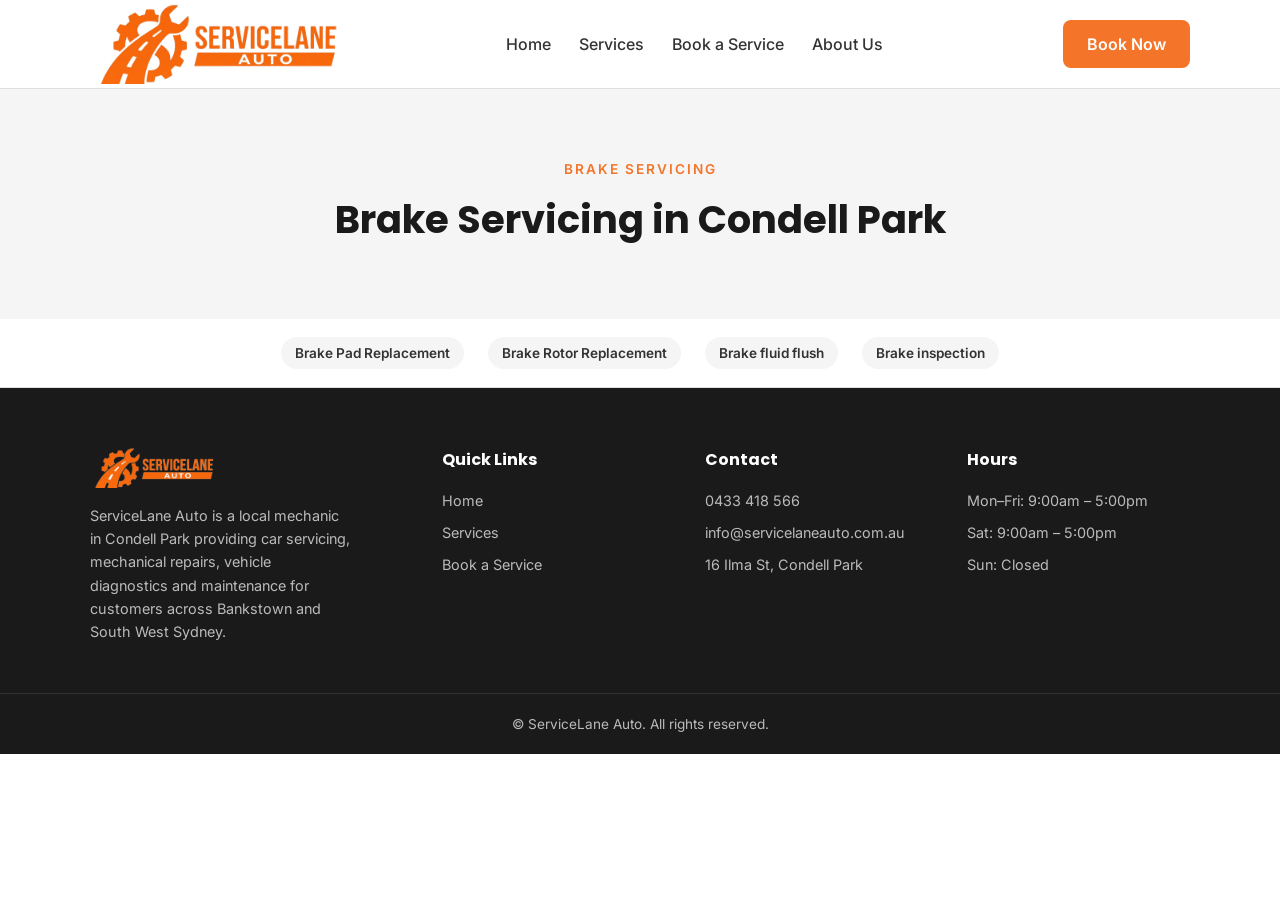
<file: services/brakes.html>
<!DOCTYPE html>
<html lang="en">

<head>
  <link rel="icon" type="image/png" href="../img/favicon.png">
  <meta name="description"
    content="Brake servicing in Condell Park — brake pads, rotors, fluids, inspections. Trusted local mechanics. Book your service today.">
  <meta charset="UTF-8">
  <meta name="viewport" content="width=device-width, initial-scale=1.0">
  <title>Car Servicing Condell Park | ServiceLane Auto</title>
  <link rel="preconnect" href="https://fonts.googleapis.com">
  <link rel="preconnect" href="https://fonts.gstatic.com" crossorigin>
  <link href="https://fonts.googleapis.com/css2?family=Inter:wght@400;500;600&family=Poppins:wght@600;700&display=swap"
    rel="stylesheet">
  <link rel="stylesheet" href="https://cdnjs.cloudflare.com/ajax/libs/font-awesome/6.5.1/css/all.min.css">
  <link rel="stylesheet" href="../css/style.css">
</head>

<body>

  <header class="site-header">
    <div class="container header-inner">
      <a href="../index.html" class="logo">
        <img src="../img/logo-transparent-notext.png" alt="ServiceLane Auto" height="48">
      </a>

      <nav class="main-nav">
        <ul>
          <li><a href="../index.html">Home</a></li>
          <li><a href="../services.html">Services</a></li>
          <li><a href="../booking.html">Book a Service</a></li>
          <li><a href="../about.html">About Us</a></li>
        </ul>
      </nav>

      <a href="../booking.html" class="btn btn-primary header-cta">Book Now</a>

      <button class="nav-toggle" aria-label="Toggle menu" aria-expanded="false">
        <span></span><span></span><span></span>
      </button>
    </div>
  </header>

    <section class="page-banner">
  <div class="container">
    <p class="eyebrow">Brake Servicing</p>
    <h1>Brake Servicing in Condell Park</h1>
  </div>
</section>

<section class="quick-nav">
  <div class="container quick-nav-inner">
    <a href="#pads">Brake Pad Replacement</a>
    <a href="#rotors">Brake Rotor Replacement</a>
    <a href="#fluids">Brake fluid flush</a>
    <a href="#inspection">Brake inspection</a>
  </div>
</section>

  <footer class="site-footer">
    <div class="container footer-inner">
      <div class="footer-brand">
        <img src="../img/logo-transparent-notext.png" alt="ServiceLane Auto" height="40">
        <p>ServiceLane Auto is a local mechanic in Condell Park providing car servicing, mechanical repairs,
          vehicle diagnostics and maintenance for customers across Bankstown and South West Sydney.</p>
      </div>

      <div class="footer-col" id="footer">
        <h4>Quick Links</h4>
        <ul>
          <li><a href="../index.html">Home</a></li>
          <li><a href="../services.html">Services</a></li>
          <li><a href="../booking.html">Book a Service</a></li>
        </ul>
      </div>

      <div class="footer-col">
        <h4>Contact</h4>
        <ul>
          <li><a href="tel:+61433418566">0433 418 566</a></li>
          <li><a href="mailto:info@servicelaneauto.com.au">info@servicelaneauto.com.au</a></li>
          <li><a href="https://maps.app.goo.gl/KxCBeja8GGFYqPT87">16 Ilma St, Condell Park</a></li>
        </ul>
      </div>

      <div class="footer-col">
        <h4>Hours</h4>
        <ul>
          <li>Mon–Fri: 9:00am – 5:00pm</li>
          <li>Sat: 9:00am – 5:00pm</li>
          <li>Sun: Closed</li>
        </ul>
      </div>
    </div>

    <div class="footer-bottom">
      <div class="container">
        <p>&copy; <span id="year"></span> ServiceLane Auto. All rights reserved.</p>
      </div>
    </div>
  </footer>

  <script src="../js/main.js"></script>
</body>

</html>
</file>
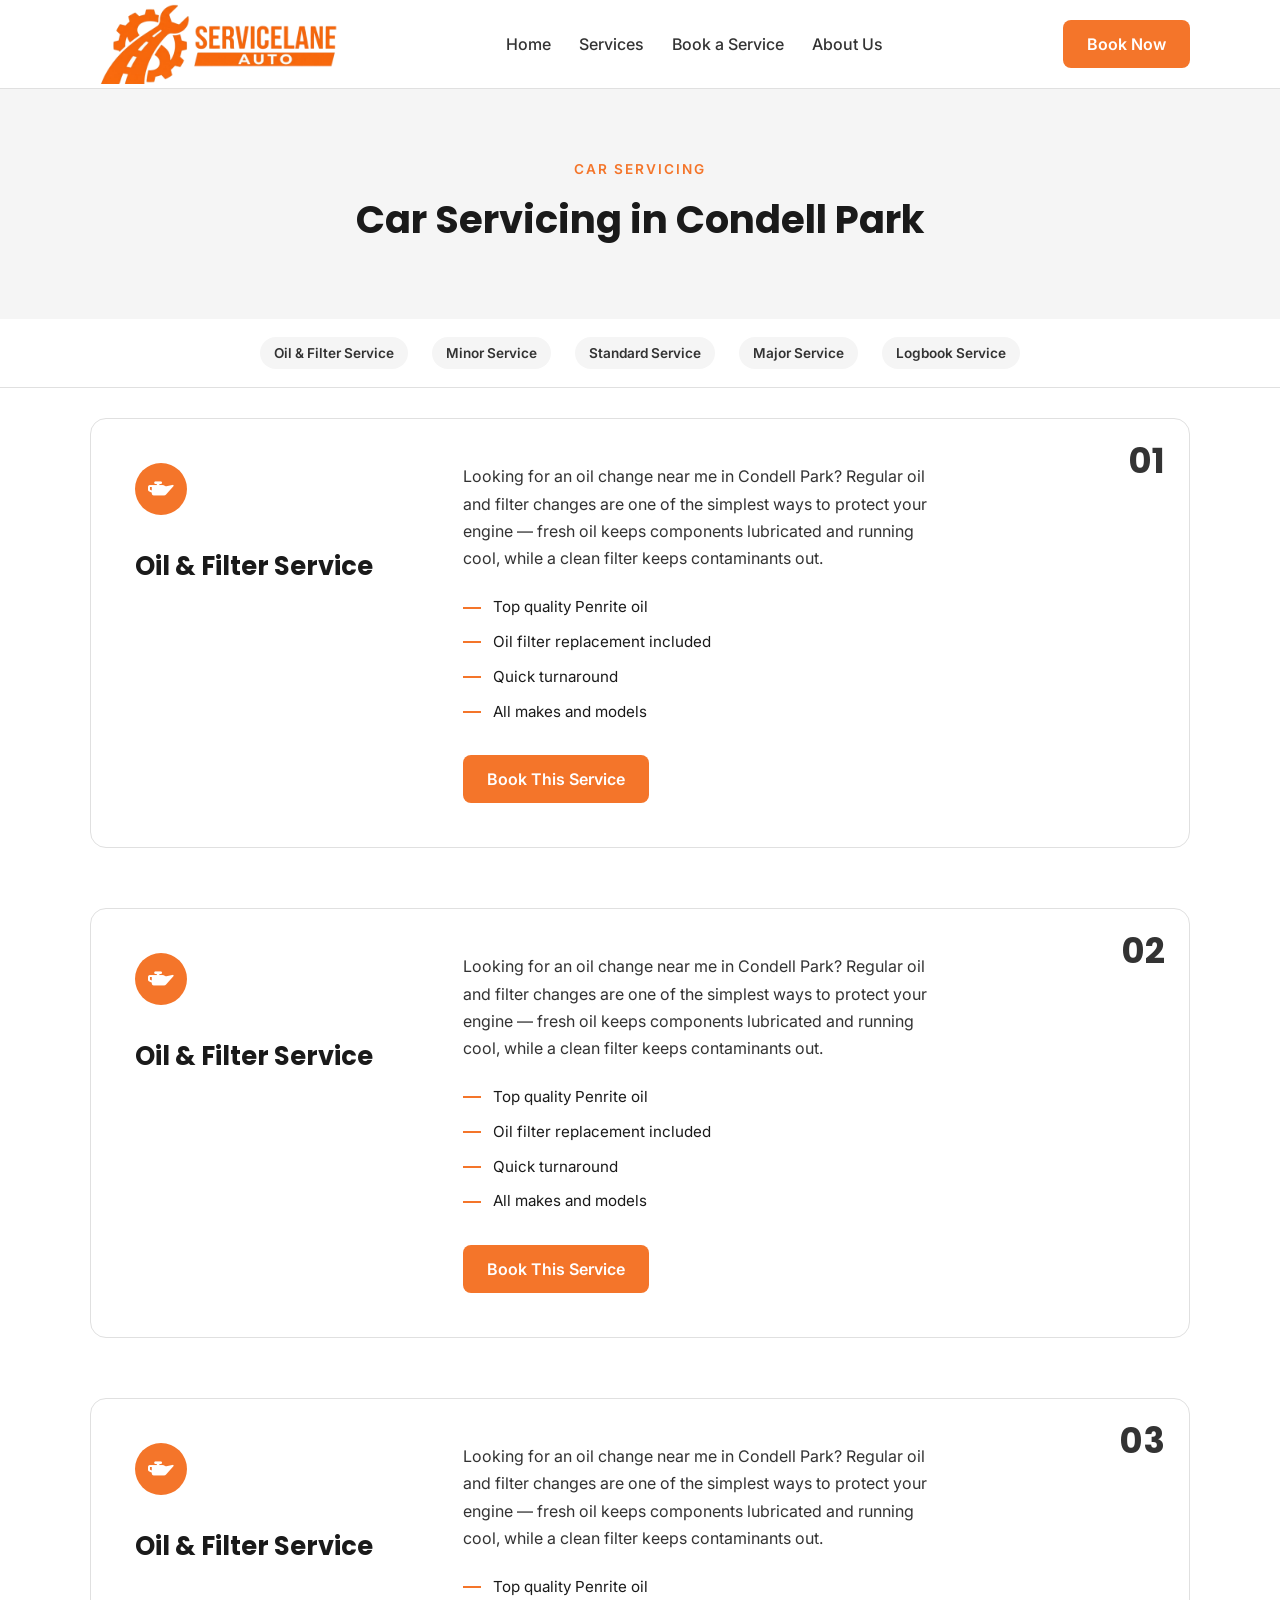
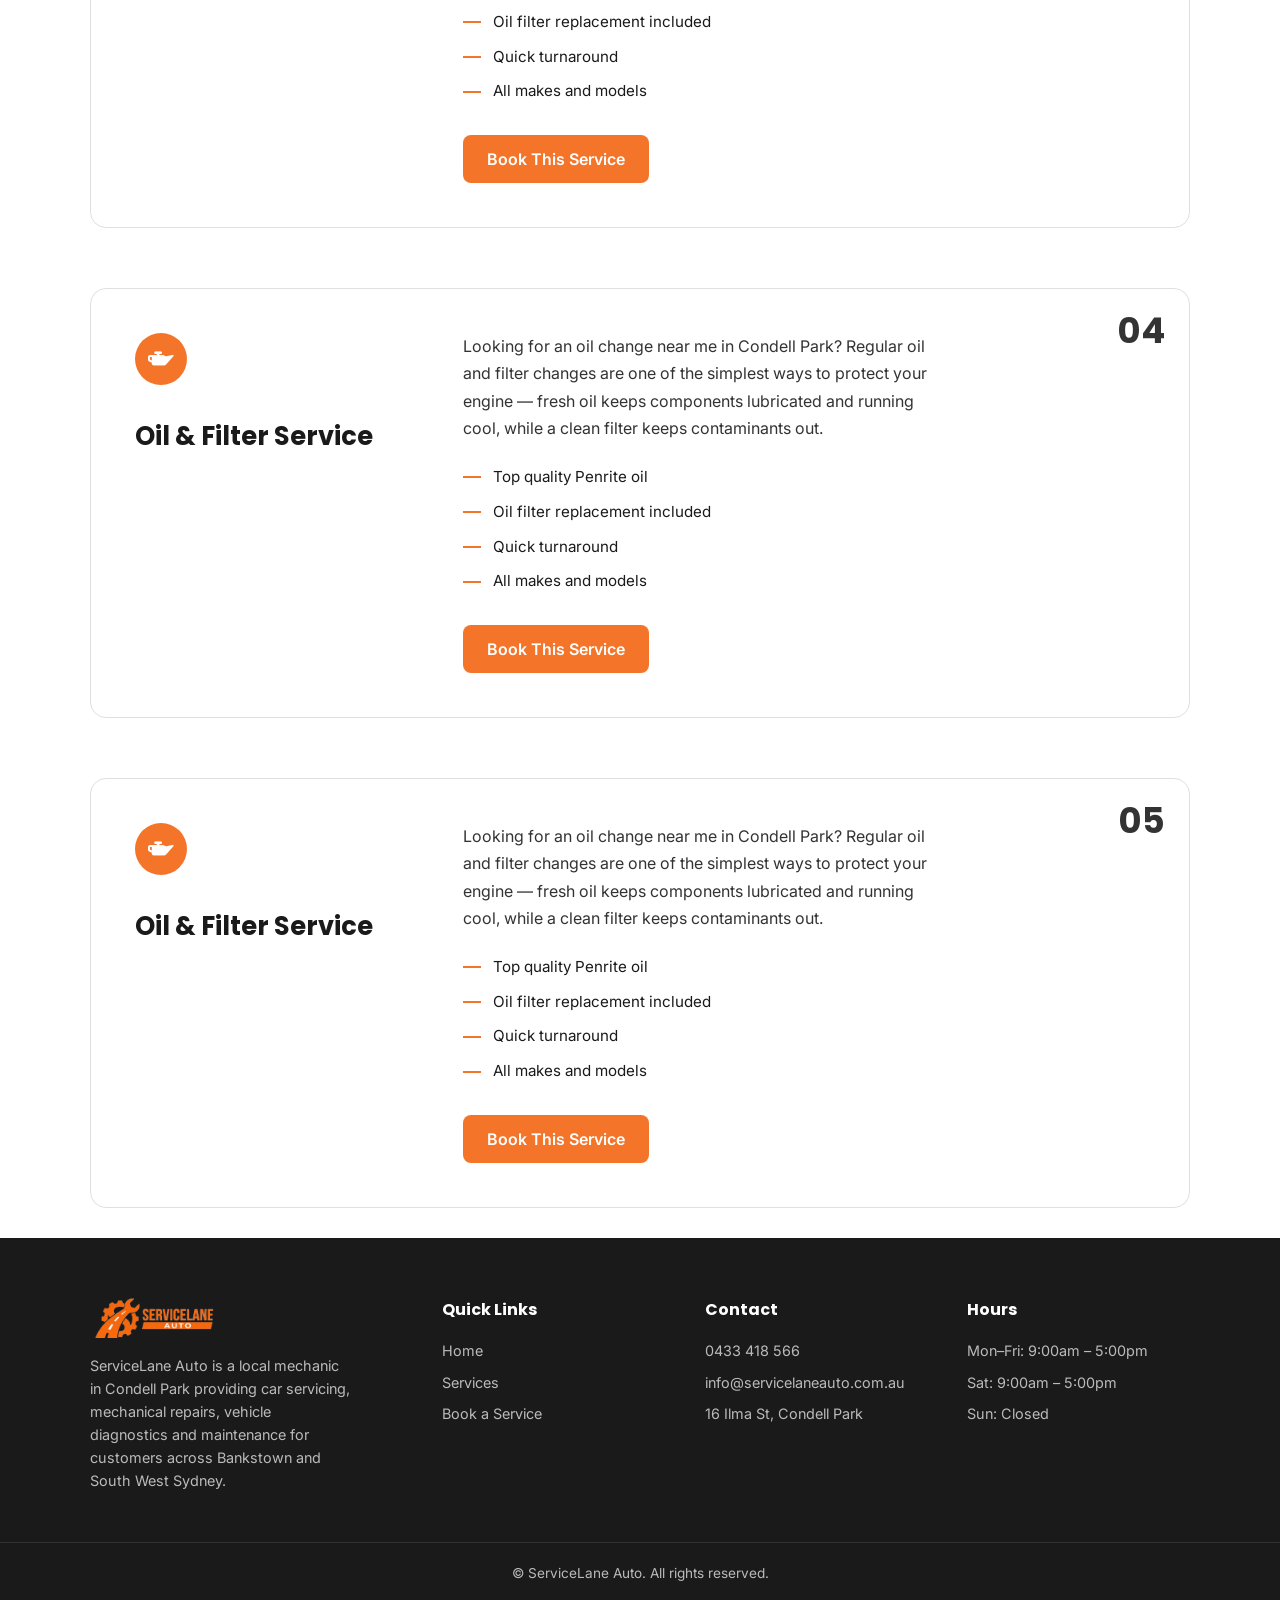
<file: services/car-servicing.html>
<!DOCTYPE html>
<html lang="en">

<head>
  <link rel="icon" type="image/png" href="../img/favicon.png">
  <meta name="description"
    content="Car servicing in Condell Park — oil changes, minor, standard, major and logbook servicing. Trusted local mechanics. Book your service today.">
  <meta charset="UTF-8">
  <meta name="viewport" content="width=device-width, initial-scale=1.0">
  <title>Car Servicing Condell Park | ServiceLane Auto</title>
  <link rel="preconnect" href="https://fonts.googleapis.com">
  <link rel="preconnect" href="https://fonts.gstatic.com" crossorigin>
  <link href="https://fonts.googleapis.com/css2?family=Inter:wght@400;500;600&family=Poppins:wght@600;700&display=swap"
    rel="stylesheet">
  <link rel="stylesheet" href="https://cdnjs.cloudflare.com/ajax/libs/font-awesome/6.5.1/css/all.min.css">
  <link rel="stylesheet" href="../css/style.css">
</head>

<body>

  <header class="site-header">
    <div class="container header-inner">
      <a href="../index.html" class="logo">
        <img src="../img/logo-transparent-notext.png" alt="ServiceLane Auto" height="48">
      </a>

      <nav class="main-nav">
        <ul>
          <li><a href="../index.html">Home</a></li>
          <li><a href="../services.html">Services</a></li>
          <li><a href="../booking.html">Book a Service</a></li>
          <li><a href="../about.html">About Us</a></li>
        </ul>
      </nav>

      <a href="../booking.html" class="btn btn-primary header-cta">Book Now</a>

      <button class="nav-toggle" aria-label="Toggle menu" aria-expanded="false">
        <span></span><span></span><span></span>
      </button>
    </div>
  </header>

  <section class="page-banner">
  <div class="container">
    <p class="eyebrow">Car Servicing</p>
    <h1>Car Servicing in Condell Park</h1>
  </div>
</section>

<section class="quick-nav">
  <div class="container quick-nav-inner">
    <a href="#oil-filter">Oil &amp; Filter Service</a>
    <a href="#minor">Minor Service</a>
    <a href="#standard">Standard Service</a>
    <a href="#major">Major Service</a>
    <a href="#logbook">Logbook Service</a>
  </div>
</section>

<section class="service-block" id="oil-filter">
  <div class="container">
    <div class="service-block-card">
      <div class="service-block-number">01</div>

      <div class="service-block-head">
        <span class="service-icon"><i class="fa-solid fa-oil-can"></i></span>
        <h2>Oil &amp; Filter Service</h2>
      </div>

      <div class="service-block-body">
        <p class="service-desc">
          Looking for an oil change near me in Condell Park? Regular oil and filter changes are one of the
          simplest ways to protect your engine — fresh oil keeps components lubricated and running cool,
          while a clean filter keeps contaminants out.
        </p>
        <ul class="service-features">
          <li><span class="dash"></span>Top quality Penrite oil</li>
          <li><span class="dash"></span>Oil filter replacement included</li>
          <li><span class="dash"></span>Quick turnaround</li>
          <li><span class="dash"></span>All makes and models</li>
        </ul>
        <a href="../booking.html?service=Oil+Change" class="btn btn-primary">Book This Service</a>
      </div>
    </div>
  </div>
</section>

<section class="service-block" id="minor">
  <div class="container">
    <div class="service-block-card">
      <div class="service-block-number">02</div>

      <div class="service-block-head">
        <span class="service-icon"><i class="fa-solid fa-oil-can"></i></span>
        <h2>Oil &amp; Filter Service</h2>
      </div>

      <div class="service-block-body">
        <p class="service-desc">
          Looking for an oil change near me in Condell Park? Regular oil and filter changes are one of the
          simplest ways to protect your engine — fresh oil keeps components lubricated and running cool,
          while a clean filter keeps contaminants out.
        </p>
        <ul class="service-features">
          <li><span class="dash"></span>Top quality Penrite oil</li>
          <li><span class="dash"></span>Oil filter replacement included</li>
          <li><span class="dash"></span>Quick turnaround</li>
          <li><span class="dash"></span>All makes and models</li>
        </ul>
        <a href="../booking.html?service=Oil+Change" class="btn btn-primary">Book This Service</a>
      </div>
    </div>
  </div>
</section>

<section class="service-block" id="standard">
  <div class="container">
    <div class="service-block-card">
      <div class="service-block-number">03</div>

      <div class="service-block-head">
        <span class="service-icon"><i class="fa-solid fa-oil-can"></i></span>
        <h2>Oil &amp; Filter Service</h2>
      </div>

      <div class="service-block-body">
        <p class="service-desc">
          Looking for an oil change near me in Condell Park? Regular oil and filter changes are one of the
          simplest ways to protect your engine — fresh oil keeps components lubricated and running cool,
          while a clean filter keeps contaminants out.
        </p>
        <ul class="service-features">
          <li><span class="dash"></span>Top quality Penrite oil</li>
          <li><span class="dash"></span>Oil filter replacement included</li>
          <li><span class="dash"></span>Quick turnaround</li>
          <li><span class="dash"></span>All makes and models</li>
        </ul>
        <a href="../booking.html?service=Oil+Change" class="btn btn-primary">Book This Service</a>
      </div>
    </div>
  </div>
</section>

<section class="service-block" id="major">
  <div class="container">
    <div class="service-block-card">
      <div class="service-block-number">04</div>

      <div class="service-block-head">
        <span class="service-icon"><i class="fa-solid fa-oil-can"></i></span>
        <h2>Oil &amp; Filter Service</h2>
      </div>

      <div class="service-block-body">
        <p class="service-desc">
          Looking for an oil change near me in Condell Park? Regular oil and filter changes are one of the
          simplest ways to protect your engine — fresh oil keeps components lubricated and running cool,
          while a clean filter keeps contaminants out.
        </p>
        <ul class="service-features">
          <li><span class="dash"></span>Top quality Penrite oil</li>
          <li><span class="dash"></span>Oil filter replacement included</li>
          <li><span class="dash"></span>Quick turnaround</li>
          <li><span class="dash"></span>All makes and models</li>
        </ul>
        <a href="../booking.html?service=Oil+Change" class="btn btn-primary">Book This Service</a>
      </div>
    </div>
  </div>
</section>

<section class="service-block" id="logbook">
  <div class="container">
    <div class="service-block-card">
      <div class="service-block-number">05</div>

      <div class="service-block-head">
        <span class="service-icon"><i class="fa-solid fa-oil-can"></i></span>
        <h2>Oil &amp; Filter Service</h2>
      </div>

      <div class="service-block-body">
        <p class="service-desc">
          Looking for an oil change near me in Condell Park? Regular oil and filter changes are one of the
          simplest ways to protect your engine — fresh oil keeps components lubricated and running cool,
          while a clean filter keeps contaminants out.
        </p>
        <ul class="service-features">
          <li><span class="dash"></span>Top quality Penrite oil</li>
          <li><span class="dash"></span>Oil filter replacement included</li>
          <li><span class="dash"></span>Quick turnaround</li>
          <li><span class="dash"></span>All makes and models</li>
        </ul>
        <a href="../booking.html?service=Oil+Change" class="btn btn-primary">Book This Service</a>
      </div>
    </div>
  </div>
</section>

  <footer class="site-footer">
    <div class="container footer-inner">
      <div class="footer-brand">
        <img src="../img/logo-transparent-notext.png" alt="ServiceLane Auto" height="40">
        <p>ServiceLane Auto is a local mechanic in Condell Park providing car servicing, mechanical repairs,
          vehicle diagnostics and maintenance for customers across Bankstown and South West Sydney.</p>
      </div>

      <div class="footer-col" id="footer">
        <h4>Quick Links</h4>
        <ul>
          <li><a href="../index.html">Home</a></li>
          <li><a href="../services.html">Services</a></li>
          <li><a href="../booking.html">Book a Service</a></li>
        </ul>
      </div>

      <div class="footer-col">
        <h4>Contact</h4>
        <ul>
          <li><a href="tel:+61433418566">0433 418 566</a></li>
          <li><a href="mailto:info@servicelaneauto.com.au">info@servicelaneauto.com.au</a></li>
          <li><a href="https://maps.app.goo.gl/KxCBeja8GGFYqPT87">16 Ilma St, Condell Park</a></li>
        </ul>
      </div>

      <div class="footer-col">
        <h4>Hours</h4>
        <ul>
          <li>Mon–Fri: 9:00am – 5:00pm</li>
          <li>Sat: 9:00am – 5:00pm</li>
          <li>Sun: Closed</li>
        </ul>
      </div>
    </div>

    <div class="footer-bottom">
      <div class="container">
        <p>&copy; <span id="year"></span> ServiceLane Auto. All rights reserved.</p>
      </div>
    </div>
  </footer>

  <script src="../js/main.js"></script>
</body>

</html>
</file>
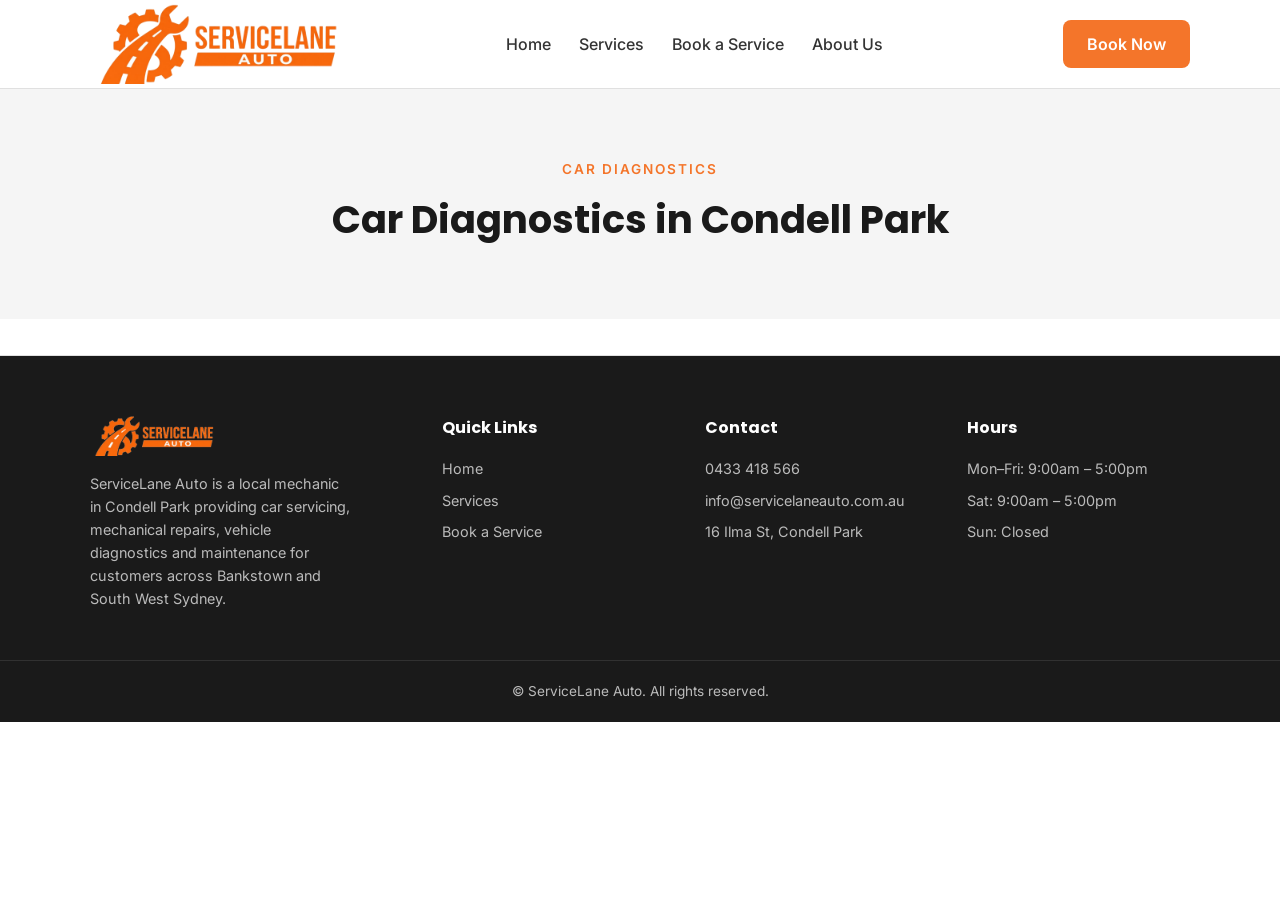
<file: services/diagnostics.html>
<!DOCTYPE html>
<html lang="en">

<head>
  <link rel="icon" type="image/png" href="../img/favicon.png">
  <meta name="description"
    content="Car Diagnostics in Condell Park — Trusted quotes, trusted recommendations. Trusted local mechanics. Book your service today.">
  <meta charset="UTF-8">
  <meta name="viewport" content="width=device-width, initial-scale=1.0">
  <title>Car Servicing Condell Park | ServiceLane Auto</title>
  <link rel="preconnect" href="https://fonts.googleapis.com">
  <link rel="preconnect" href="https://fonts.gstatic.com" crossorigin>
  <link href="https://fonts.googleapis.com/css2?family=Inter:wght@400;500;600&family=Poppins:wght@600;700&display=swap"
    rel="stylesheet">
  <link rel="stylesheet" href="https://cdnjs.cloudflare.com/ajax/libs/font-awesome/6.5.1/css/all.min.css">
  <link rel="stylesheet" href="../css/style.css">
</head>

<body>

  <header class="site-header">
    <div class="container header-inner">
      <a href="../index.html" class="logo">
        <img src="../img/logo-transparent-notext.png" alt="ServiceLane Auto" height="48">
      </a>

      <nav class="main-nav">
        <ul>
          <li><a href="../index.html">Home</a></li>
          <li><a href="../services.html">Services</a></li>
          <li><a href="../booking.html">Book a Service</a></li>
          <li><a href="../about.html">About Us</a></li>
        </ul>
      </nav>

      <a href="../booking.html" class="btn btn-primary header-cta">Book Now</a>

      <button class="nav-toggle" aria-label="Toggle menu" aria-expanded="false">
        <span></span><span></span><span></span>
      </button>
    </div>
  </header>

    <section class="page-banner">
  <div class="container">
    <p class="eyebrow">Car Diagnostics</p>
    <h1>Car Diagnostics in Condell Park</h1>
  </div>
</section>

<section class="quick-nav">
  <div class="container quick-nav-inner">
  </div>
</section>

  <footer class="site-footer">
    <div class="container footer-inner">
      <div class="footer-brand">
        <img src="../img/logo-transparent-notext.png" alt="ServiceLane Auto" height="40">
        <p>ServiceLane Auto is a local mechanic in Condell Park providing car servicing, mechanical repairs,
          vehicle diagnostics and maintenance for customers across Bankstown and South West Sydney.</p>
      </div>

      <div class="footer-col" id="footer">
        <h4>Quick Links</h4>
        <ul>
          <li><a href="../index.html">Home</a></li>
          <li><a href="../services.html">Services</a></li>
          <li><a href="../booking.html">Book a Service</a></li>
        </ul>
      </div>

      <div class="footer-col">
        <h4>Contact</h4>
        <ul>
          <li><a href="tel:+61433418566">0433 418 566</a></li>
          <li><a href="mailto:info@servicelaneauto.com.au">info@servicelaneauto.com.au</a></li>
          <li><a href="https://maps.app.goo.gl/KxCBeja8GGFYqPT87">16 Ilma St, Condell Park</a></li>
        </ul>
      </div>

      <div class="footer-col">
        <h4>Hours</h4>
        <ul>
          <li>Mon–Fri: 9:00am – 5:00pm</li>
          <li>Sat: 9:00am – 5:00pm</li>
          <li>Sun: Closed</li>
        </ul>
      </div>
    </div>

    <div class="footer-bottom">
      <div class="container">
        <p>&copy; <span id="year"></span> ServiceLane Auto. All rights reserved.</p>
      </div>
    </div>
  </footer>

  <script src="../js/main.js"></script>
</body>

</html>
</file>
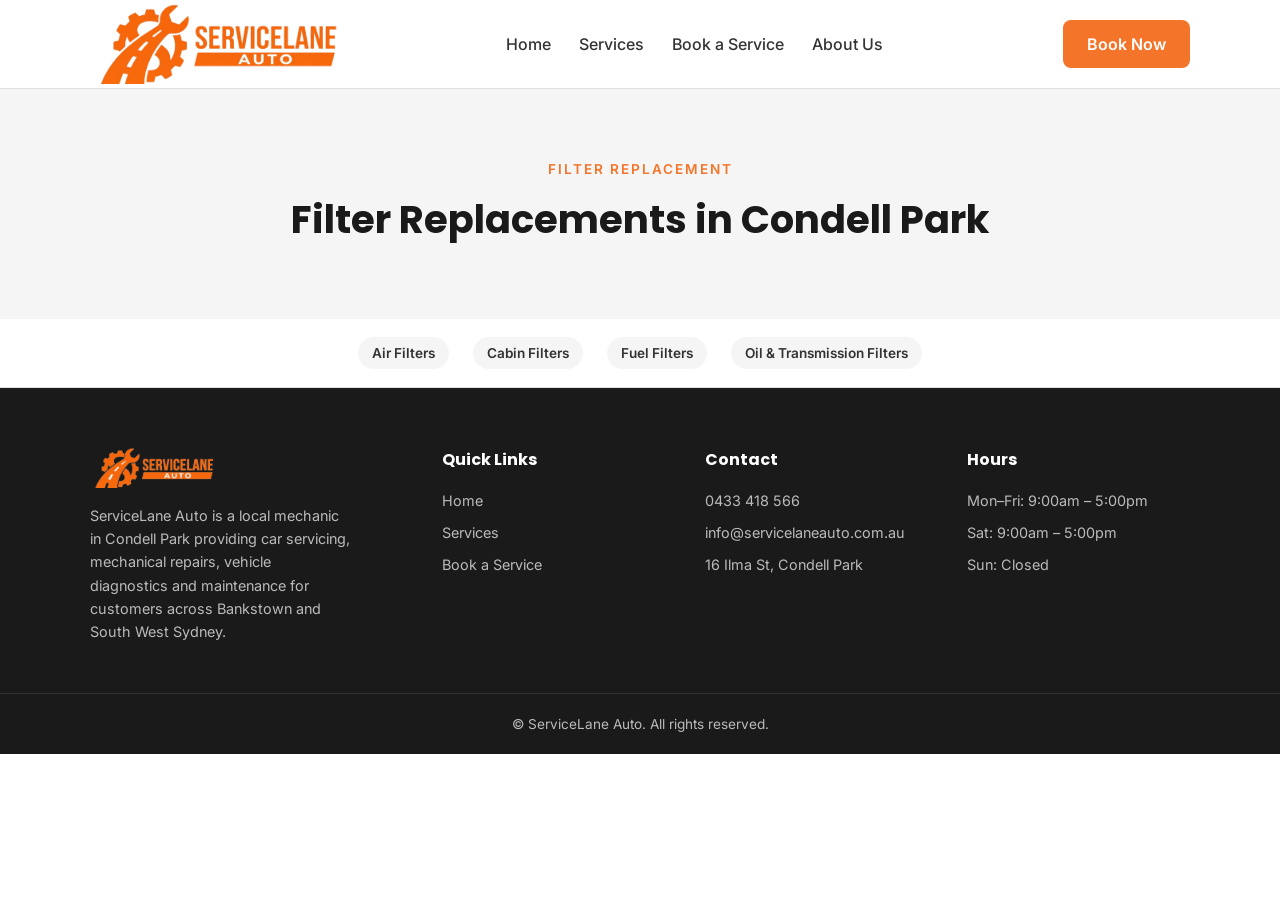
<file: services/filters.html>
<!DOCTYPE html>
<html lang="en">

<head>
  <link rel="icon" type="image/png" href="../img/favicon.png">
  <meta name="description"
    content="Filter replacements in Condell Park — Oil filters, transmission filters, air filters, quality parts. Trusted local mechanics. Book your service today.">
  <meta charset="UTF-8">
  <meta name="viewport" content="width=device-width, initial-scale=1.0">
  <title>Car Servicing Condell Park | ServiceLane Auto</title>
  <link rel="preconnect" href="https://fonts.googleapis.com">
  <link rel="preconnect" href="https://fonts.gstatic.com" crossorigin>
  <link href="https://fonts.googleapis.com/css2?family=Inter:wght@400;500;600&family=Poppins:wght@600;700&display=swap"
    rel="stylesheet">
  <link rel="stylesheet" href="https://cdnjs.cloudflare.com/ajax/libs/font-awesome/6.5.1/css/all.min.css">
  <link rel="stylesheet" href="../css/style.css">
</head>

<body>

  <header class="site-header">
    <div class="container header-inner">
      <a href="../index.html" class="logo">
        <img src="../img/logo-transparent-notext.png" alt="ServiceLane Auto" height="48">
      </a>

      <nav class="main-nav">
        <ul>
          <li><a href="../index.html">Home</a></li>
          <li><a href="../services.html">Services</a></li>
          <li><a href="../booking.html">Book a Service</a></li>
          <li><a href="../about.html">About Us</a></li>
        </ul>
      </nav>

      <a href="../booking.html" class="btn btn-primary header-cta">Book Now</a>

      <button class="nav-toggle" aria-label="Toggle menu" aria-expanded="false">
        <span></span><span></span><span></span>
      </button>
    </div>
  </header>

    <section class="page-banner">
  <div class="container">
    <p class="eyebrow">Filter Replacement</p>
    <h1>Filter Replacements in Condell Park</h1>
  </div>
</section>

<section class="quick-nav">
  <div class="container quick-nav-inner">
    <a href="#pads">Air Filters</a>
    <a href="#rotors">Cabin Filters</a>
    <a href="#fluids">Fuel Filters</a>
    <a href="#inspection">Oil &amp; Transmission Filters</a>
  </div>
</section>

  <footer class="site-footer">
    <div class="container footer-inner">
      <div class="footer-brand">
        <img src="../img/logo-transparent-notext.png" alt="ServiceLane Auto" height="40">
        <p>ServiceLane Auto is a local mechanic in Condell Park providing car servicing, mechanical repairs,
          vehicle diagnostics and maintenance for customers across Bankstown and South West Sydney.</p>
      </div>

      <div class="footer-col" id="footer">
        <h4>Quick Links</h4>
        <ul>
          <li><a href="../index.html">Home</a></li>
          <li><a href="../services.html">Services</a></li>
          <li><a href="../booking.html">Book a Service</a></li>
        </ul>
      </div>

      <div class="footer-col">
        <h4>Contact</h4>
        <ul>
          <li><a href="tel:+61433418566">0433 418 566</a></li>
          <li><a href="mailto:info@servicelaneauto.com.au">info@servicelaneauto.com.au</a></li>
          <li><a href="https://maps.app.goo.gl/KxCBeja8GGFYqPT87">16 Ilma St, Condell Park</a></li>
        </ul>
      </div>

      <div class="footer-col">
        <h4>Hours</h4>
        <ul>
          <li>Mon–Fri: 9:00am – 5:00pm</li>
          <li>Sat: 9:00am – 5:00pm</li>
          <li>Sun: Closed</li>
        </ul>
      </div>
    </div>

    <div class="footer-bottom">
      <div class="container">
        <p>&copy; <span id="year"></span> ServiceLane Auto. All rights reserved.</p>
      </div>
    </div>
  </footer>

  <script src="../js/main.js"></script>
</body>

</html>
</file>
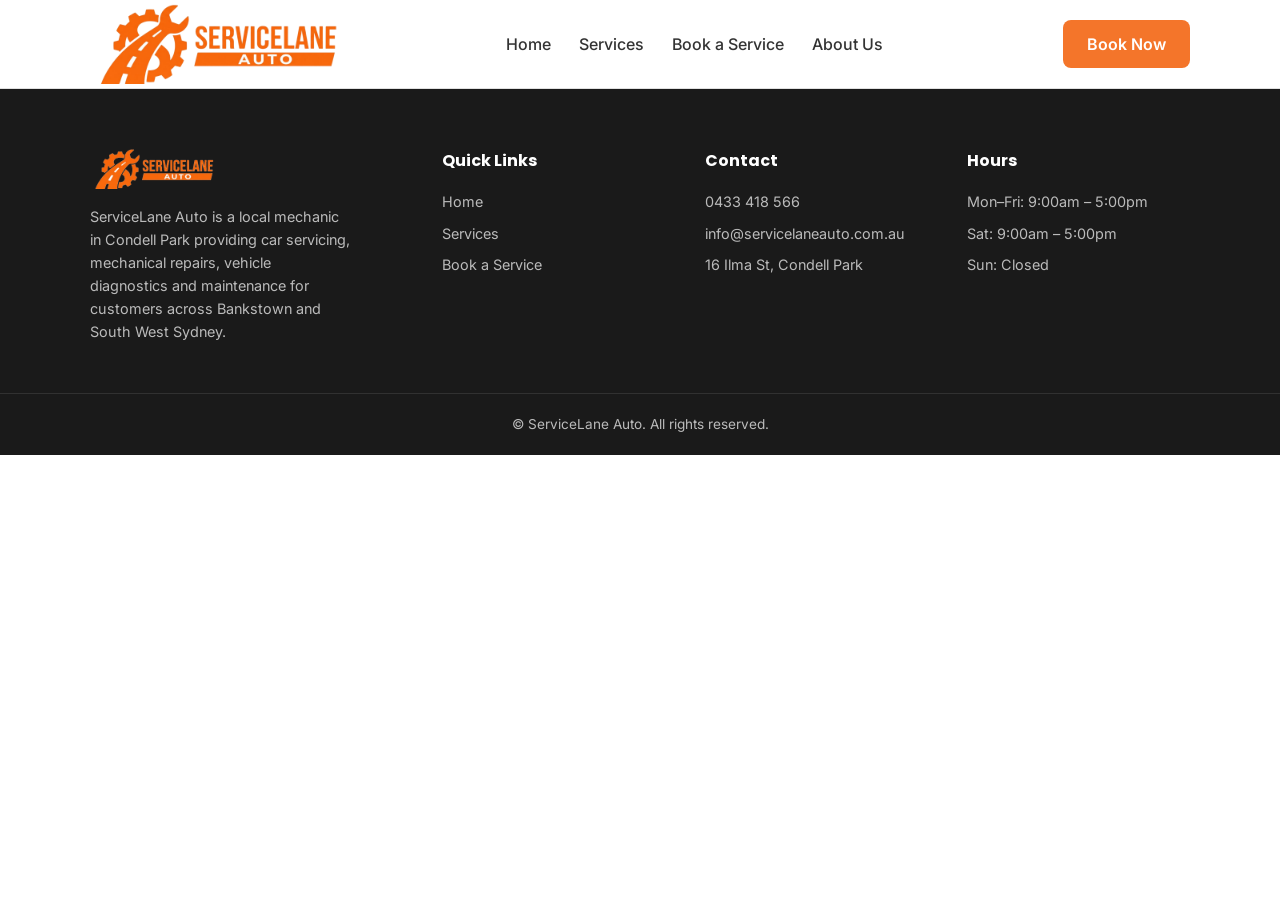
<file: services/pinkslips.html>
<!DOCTYPE html>
<html lang="en">

<head>
  <link rel="icon" type="image/png" href="../img/favicon.png">
  <meta name="description"
    content="Pink slips in Condell Park — Authorised provider, trusted recommendations and inspections. Trusted local mechanics. Book your service today.">
  <meta charset="UTF-8">
  <meta name="viewport" content="width=device-width, initial-scale=1.0">
  <title>Car Servicing Condell Park | ServiceLane Auto</title>
  <link rel="preconnect" href="https://fonts.googleapis.com">
  <link rel="preconnect" href="https://fonts.gstatic.com" crossorigin>
  <link href="https://fonts.googleapis.com/css2?family=Inter:wght@400;500;600&family=Poppins:wght@600;700&display=swap"
    rel="stylesheet">
  <link rel="stylesheet" href="https://cdnjs.cloudflare.com/ajax/libs/font-awesome/6.5.1/css/all.min.css">
  <link rel="stylesheet" href="../css/style.css">
</head>

<body>

  <header class="site-header">
    <div class="container header-inner">
      <a href="../index.html" class="logo">
        <img src="../img/logo-transparent-notext.png" alt="ServiceLane Auto" height="48">
      </a>

      <nav class="main-nav">
        <ul>
          <li><a href="../index.html">Home</a></li>
          <li><a href="../services.html">Services</a></li>
          <li><a href="../booking.html">Book a Service</a></li>
          <li><a href="../about.html">About Us</a></li>
        </ul>
      </nav>

      <a href="../booking.html" class="btn btn-primary header-cta">Book Now</a>

      <button class="nav-toggle" aria-label="Toggle menu" aria-expanded="false">
        <span></span><span></span><span></span>
      </button>
    </div>
  </header>

  <!-- page content goes here -->

  <footer class="site-footer">
    <div class="container footer-inner">
      <div class="footer-brand">
        <img src="../img/logo-transparent-notext.png" alt="ServiceLane Auto" height="40">
        <p>ServiceLane Auto is a local mechanic in Condell Park providing car servicing, mechanical repairs,
          vehicle diagnostics and maintenance for customers across Bankstown and South West Sydney.</p>
      </div>

      <div class="footer-col" id="footer">
        <h4>Quick Links</h4>
        <ul>
          <li><a href="../index.html">Home</a></li>
          <li><a href="../services.html">Services</a></li>
          <li><a href="../booking.html">Book a Service</a></li>
        </ul>
      </div>

      <div class="footer-col">
        <h4>Contact</h4>
        <ul>
          <li><a href="tel:+61433418566">0433 418 566</a></li>
          <li><a href="mailto:info@servicelaneauto.com.au">info@servicelaneauto.com.au</a></li>
          <li><a href="https://maps.app.goo.gl/KxCBeja8GGFYqPT87">16 Ilma St, Condell Park</a></li>
        </ul>
      </div>

      <div class="footer-col">
        <h4>Hours</h4>
        <ul>
          <li>Mon–Fri: 9:00am – 5:00pm</li>
          <li>Sat: 9:00am – 5:00pm</li>
          <li>Sun: Closed</li>
        </ul>
      </div>
    </div>

    <div class="footer-bottom">
      <div class="container">
        <p>&copy; <span id="year"></span> ServiceLane Auto. All rights reserved.</p>
      </div>
    </div>
  </footer>

  <script src="../js/main.js"></script>
</body>

</html>
</file>
<file: css/style.css>
/* ---- Reset & base ---- */
*,
*::before,
*::after {
  box-sizing: border-box;
  margin: 0;
  padding: 0;
}

html {
  scroll-behavior: smooth;
}

:root {
  --color-primary: #f4752a;
  --color-primary-dark: #d3611c;
  --color-dark: #1a1a1a;
  --color-text: #333;
  --color-bg: #ffffff;
  --color-bg-alt: #f5f5f5;
  --color-border: #e0e0e0;

  --font-body: 'Inter', system-ui, sans-serif;
  --font-heading: 'Poppins', sans-serif;

  --container-width: 1140px;
}

body {
  font-family: var(--font-body);
  color: var(--color-text);
  line-height: 1.5;
}

h1,
h2,
h3,
h4 {
  font-family: var(--font-heading);
}

a {
  text-decoration: none;
  color: inherit;
}

ul {
  list-style: none;
}

img {
  max-width: 100%;
  display: block;
}

.container {
  max-width: var(--container-width);
  margin: 0 auto;
  padding: 0 20px;
}

.btn {
  display: inline-block;
  padding: 12px 24px;
  border-radius: 8px;
  font-weight: 600;
  cursor: pointer;
  border: none;
}

.btn-primary {
  background: var(--color-primary);
  color: #fff;
}

.btn-primary:hover {
  background: var(--color-primary-dark);
}

/* ---- Header ---- */
.site-header {
  border-bottom: 1px solid var(--color-border);
  background: var(--color-bg);
  position: sticky;
  top: 0;
  z-index: 50;
}

.site-header-overlay.scrolled {
  position: fixed;
  background: var(--color-bg);
  border-bottom: 1px solid var(--color-border);
  box-shadow: 0 2px 10px rgba(0,0,0,0.08);
}

.site-header-overlay.scrolled .main-nav a,
.site-header-overlay.scrolled .logo {
  color: var(--color-text);
}

.site-header-overlay.scrolled .main-nav a::after {
  background: var(--color-primary);
}

.site-header-overlay.scrolled .nav-toggle span {
  background: var(--color-dark);
}

.header-inner {
  display: flex;
  align-items: center;
  justify-content: space-between;
  padding-top: 4px;
  padding-bottom: 4px;
}

.logo img {
  height: 80px;
  width: auto;
}

.main-nav ul {
  display: flex;
  gap: 28px;
}

.main-nav a {
  position: relative;
  font-weight: 500;
  color: var(--color-text);
  padding-bottom: 4px;
  transition: color 0.25s ease;
}

.main-nav a::after {
  content: '';
  position: absolute;
  left: 0;
  bottom: 0;
  width: 100%;
  height: 2px;
  background: var(--color-primary);
  transform: scaleX(0);
  transform-origin: right;
  transition: transform 0.3s ease;
}

.main-nav a:hover {
  color: var(--color-primary);
}

.main-nav a:hover::after {
  transform: scaleX(1);
  transform-origin: left;
}

.header-cta {
  margin-left: 20px;
}

.nav-toggle {
  display: none;
  flex-direction: column;
  justify-content: space-between;
  width: 26px;
  height: 18px;
  background: none;
  border: none;
  cursor: pointer;
  padding: 0;
  position: relative;
  z-index: 101;
}

.nav-toggle span {
  display: block;
  width: 100%;
  height: 2px;
  background: var(--color-dark);
  border-radius: 2px;
  transition: transform 0.3s ease, opacity 0.3s ease;
}

.site-header-overlay {
  position: absolute;
  top: 0;
  left: 0;
  width: 100%;
  z-index: 10;
  background: transparent;
  border-bottom: none;
}

.site-header-overlay .main-nav a,
.site-header-overlay .logo {
  color: #fff;
}

.site-header-overlay .main-nav a::after {
  background: #fff;
}

/* ---- Hero ---- */
.hero {
  position: relative;
  min-height: 620px;
  display: flex;
  align-items: center;
  background: url('../img/hero.png') center/cover no-repeat;
  margin-bottom: 60px;
  margin-top: 0;
}

.hero-overlay {
  position: absolute;
  inset: 0;
  background: rgba(0, 0, 0, 0.55);
}

.hero-inner {
  position: relative;
  z-index: 1;
  color: #fff;
  padding-bottom: 60px;
}

.hero-eyebrow {
  text-transform: uppercase;
  letter-spacing: 1px;
  font-size: 0.9rem;
  margin-bottom: 12px;
  opacity: 0.85;
}

.hero-inner h1 {
  font-size: 2.75rem;
  line-height: 1.2;
  max-width: 700px;
  margin-bottom: 32px;
}

.hero-features {
  display: flex;
  gap: 48px;
  flex-wrap: wrap;
}

.hero-features-col li {
  display: flex;
  align-items: center;
  gap: 12px;
  margin-bottom: 14px;
  font-style: italic;
}

.dash {
  width: 18px;
  height: 2px;
  background: var(--color-primary);
  flex-shrink: 0;
}

/* Hero floating CTA(s) — wrapper handles positioning, buttons handle look */
.hero-cta-group {
  position: absolute;
  bottom: 0;
  left: max(20px, calc((100% - var(--container-width)) / 2 + 20px));
  transform: translateY(50%);
  z-index: 2;
  display: flex;
  gap: 12px;
}

.hero-cta-float {
  background: #fff;
  color: var(--color-primary);
  font-weight: 700;
  font-style: italic;
  padding: 22px 36px;
  border-radius: 8px;
  box-shadow: 0 8px 24px rgba(0, 0, 0, 0.15);
}

.hero-cta-float:hover {
  background: var(--color-bg-alt);
}

.hero-cta-call {
  background: var(--color-dark);
  color: #fff;
}

.hero-cta-call:hover {
  background: #000;
}

/* ---- About ---- */
.about {
  padding: 100px 0;
}

.about-inner {
  display: flex;
  align-items: flex-start;
  gap: 64px;
}

.about-image {
  flex: 0 0 40%;
  position: relative;
}

.about-image::before {
  content: '';
  position: absolute;
  top: 24px;
  left: -24px;
  width: 100%;
  height: 100%;
  background: var(--color-primary);
  border-radius: 12px;
  z-index: 0;
}

.about-image img {
  position: relative;
  z-index: 1;
  width: 100%;
  height: 620px;
  object-fit: cover;
  border-radius: 12px;
}

.about-content {
  flex: 1;
  position: relative;
  padding-top: 20px;
}

.eyebrow {
  text-transform: uppercase;
  letter-spacing: 2px;
  font-size: 0.85rem;
  font-weight: 600;
  color: var(--color-primary);
  margin-bottom: 12px;
}

.about-content h2 {
  font-size: 2.2rem;
  line-height: 1.3;
  color: var(--color-dark);
  margin-bottom: 32px;
  max-width: 520px;
}

.about-columns {
  display: flex;
  gap: 40px;
  margin-bottom: 32px;
}

.about-columns p {
  flex: 1;
  color: var(--color-text);
  font-size: 0.95rem;
  line-height: 1.7;
}

.find-out-more {
  display: inline-flex;
  align-items: center;
  gap: 10px;
  font-weight: 700;
  font-size: 0.85rem;
  letter-spacing: 0.5px;
  text-transform: uppercase;
  color: var(--color-dark);
  text-decoration: underline;
  text-underline-offset: 4px;
}

.find-out-more .arrow {
  transition: transform 0.25s ease;
  text-decoration: none;
  display: inline-block;
}

.find-out-more:hover .arrow {
  transform: translateX(6px);
}

/* ---- Solutions ---- */
.solutions {
  position: relative;
  background: linear-gradient(135deg, var(--color-dark), var(--color-primary-dark));
  padding: 90px 0;
  overflow: hidden;
}

.solutions-inner {
  display: flex;
  align-items: center;
  gap: 60px;
  position: relative;
}

.solutions-heading {
  flex: 0 0 300px;
  position: relative;
}

.solutions-number {
  position: absolute;
  top: -60px;
  right: -10px;
  font-family: var(--font-heading);
  font-size: 3.5rem;
  font-weight: 300;
  color: rgba(255, 255, 255, 0.15);
}

.eyebrow-light {
  color: rgba(255, 255, 255, 0.7);
}

.solutions-heading h2 {
  color: #fff;
  font-size: 2rem;
}

.solutions-grid {
  flex: 1;
  display: grid;
  grid-template-columns: repeat(2, 1fr);
  gap: 10px;
}

.solution-item {
  display: flex;
  align-items: center;
  gap: 16px;
  padding: 22px 24px;
  background: rgba(255, 255, 255, 0.08);
  color: #fff;
  font-style: italic;
  font-size: 0.95rem;
  transition: background 0.25s ease;
  border-radius: 12px;
}

.solution-item:nth-child(even) {
  background: rgba(255, 255, 255, 0.14);
}

.solution-item:hover {
  background: var(--color-primary);
}

.solution-item i {
  font-size: 1.4rem;
  width: 24px;
  text-align: center;
}

/* ---- Footer ---- */
.site-footer {
  background: var(--color-dark);
  color: rgba(255, 255, 255, 0.7);
  padding-top: 60px;
}

.footer-inner {
  display: grid;
  grid-template-columns: 1.4fr 1fr 1fr 1fr;
  gap: 40px;
  padding-bottom: 50px;
}

.footer-brand img {
  margin-bottom: 16px;
}

.footer-brand p {
  font-size: 0.9rem;
  line-height: 1.6;
  max-width: 260px;
}

.footer-col h4 {
  color: #fff;
  font-family: var(--font-heading);
  font-size: 1rem;
  margin-bottom: 18px;
}

.footer-col ul li {
  margin-bottom: 10px;
  font-size: 0.9rem;
}

.footer-col a {
  transition: color 0.2s ease;
}

.footer-col a:hover {
  color: var(--color-primary);
}

.footer-bottom {
  border-top: 1px solid rgba(255, 255, 255, 0.1);
  padding: 20px 0;
  text-align: center;
  font-size: 0.85rem;
}


/* ---- Page banner ---- */
.page-banner {
  background: var(--color-bg-alt);
  padding: 70px 0;
  text-align: center;
}

.page-banner h1 {
  font-size: 2.4rem;
  color: var(--color-dark);
}

/* ---- Service detail blocks ---- */
.service-detail {
  padding: 90px 0;
}

.service-detail:nth-child(even),
.service-detail-reverse {
  background: var(--color-bg-alt);
}

.service-detail-inner {
  display: flex;
  align-items: center;
  gap: 64px;
}

.service-detail-reverse .service-detail-inner {
  flex-direction: row-reverse;
}

.service-detail-image {
  flex: 0 0 45%;
  position: relative;
}

.service-detail-image::before {
  content: '';
  position: absolute;
  top: 20px;
  left: -20px;
  width: 100%;
  height: 100%;
  background: var(--color-primary);
  border-radius: 12px;
  z-index: 0;
}

.service-detail-reverse .service-detail-image::before {
  left: auto;
  right: -20px;
}

.service-detail-image img {
  position: relative;
  z-index: 1;
  width: 100%;
  height: 420px;
  object-fit: cover;
  border-radius: 12px;
}

.service-detail-content {
  flex: 1;
}

.service-icon {
  display: inline-flex;
  align-items: center;
  justify-content: center;
  width: 52px;
  height: 52px;
  border-radius: 50%;
  background: var(--color-primary);
  color: #fff;
  font-size: 1.3rem;
  margin-bottom: 18px;
}

.service-detail-content h2 {
  font-size: 2rem;
  color: var(--color-dark);
  margin-bottom: 16px;
}

.service-desc {
  color: var(--color-text);
  line-height: 1.7;
  margin-bottom: 24px;
  max-width: 480px;
}

.service-features {
  margin-bottom: 32px;
}

.service-features li {
  display: flex;
  align-items: center;
  gap: 12px;
  margin-bottom: 12px;
  font-size: 0.95rem;
  color: var(--color-dark);
}

/* ---- Booking ---- */
.booking {
  padding: 90px 0;
}

.booking-inner {
  display: flex;
  gap: 64px;
  align-items: flex-start;
}

.booking-info {
  flex: 0 0 320px;
  position: sticky;
  top: 40px;
}

.booking-info>h2 {
  font-size: 1.6rem;
  color: var(--color-dark);
  margin: 18px 0 12px;
}

.booking-info>p {
  color: var(--color-text);
  line-height: 1.6;
  margin-bottom: 28px;
}

.booking-steps li {
  font-size: 0.95rem;
  color: var(--color-dark);
  font-style: normal;
}

.booking-contact-alt {
  margin-top: 36px;
  padding-top: 24px;
  border-top: 1px solid var(--color-border);
}

.booking-contact-alt p {
  font-size: 0.85rem;
  color: var(--color-text);
  margin-bottom: 6px;
}

.booking-contact-alt a {
  display: inline-flex;
  align-items: center;
  gap: 8px;
  font-weight: 700;
  color: var(--color-primary);
  font-size: 1.15rem;
}

.booking-form {
  flex: 1;
  background: var(--color-bg-alt);
  padding: 44px;
  border-radius: 12px;
  border-top: 4px solid var(--color-primary);
}

.form-group {
  margin-bottom: 22px;
}

.form-group label {
  display: block;
  font-size: 0.9rem;
  font-weight: 600;
  color: var(--color-dark);
  margin-bottom: 6px;
}

.form-group input,
.form-group select,
.form-group textarea {
  width: 100%;
  padding: 13px 14px;
  border: 1px solid var(--color-border);
  border-radius: 6px;
  font-family: var(--font-body);
  font-size: 0.95rem;
  color: var(--color-text);
  background: #fff;
  transition: border-color 0.2s ease, box-shadow 0.2s ease;
}

.form-group input:focus,
.form-group select:focus,
.form-group textarea:focus {
  outline: none;
  border-color: var(--color-primary);
  box-shadow: 0 0 0 3px rgba(244, 117, 42, 0.15);
}

.form-group textarea {
  resize: vertical;
}

.booking-form .btn-lg {
  width: 100%;
  padding: 16px;
  font-size: 1rem;
}

/* ---- Socials ---- */
.socials {
  padding: 70px 0;
  border-bottom: 1px solid var(--color-border);
}

.socials-inner {
  display: flex;
  align-items: center;
  justify-content: space-between;
  flex-wrap: wrap;
  gap: 32px;
}

.socials-text h2 {
  font-size: 1.8rem;
  color: var(--color-dark);
  margin: 6px 0 8px;
}

.socials-sub {
  color: var(--color-text);
  font-size: 0.95rem;
  max-width: 400px;
}

.socials-icons {
  display: flex;
  gap: 16px;
}

.social-icon {
  display: flex;
  align-items: center;
  justify-content: center;
  width: 52px;
  height: 52px;
  border-radius: 50%;
  background: var(--color-bg-alt);
  color: var(--color-dark);
  font-size: 1.2rem;
  transition: background 0.25s ease, color 0.25s ease, transform 0.25s ease;
}

.social-icon:hover {
  background: var(--color-primary);
  color: #fff;
  transform: translateY(-4px);
}

/* ---- FAQ ---- */
.faq {
  padding: 90px 0;
  background: var(--color-bg-alt);
}

.faq-heading {
  text-align: center;
  margin-bottom: 48px;
}

.faq-heading h2 {
  font-size: 2rem;
  color: var(--color-dark);
}

.faq-list {
  max-width: 720px;
  margin: 0 auto;
}

.faq-item {
  border-bottom: 1px solid var(--color-border);
}

.faq-question {
  width: 100%;
  display: flex;
  align-items: center;
  justify-content: space-between;
  background: none;
  border: none;
  padding: 22px 4px;
  font-family: var(--font-heading);
  font-size: 1.05rem;
  font-weight: 600;
  color: var(--color-dark);
  text-align: left;
  cursor: pointer;
}

.faq-question i {
  color: var(--color-primary);
  transition: transform 0.3s ease;
  flex-shrink: 0;
  margin-left: 16px;
}

.faq-item.active .faq-question i {
  transform: rotate(180deg);
}

.faq-answer {
  max-height: 0;
  overflow: hidden;
  transition: max-height 0.3s ease;
}

.faq-answer p {
  padding: 0 4px 22px;
  color: var(--color-text);
  line-height: 1.6;
  font-size: 0.95rem;
}

.faq-item.active .faq-answer {
  max-height: 200px;
}

/* ---- About page hero ---- */
.about-hero {
  position: relative;
  min-height: 560px;
  display: flex;
  align-items: center;
  justify-content: center;
  text-align: center;
  overflow: hidden;
  background: url('../img/abouthero.png') center/cover no-repeat;
  padding-top: 80px;
}

.about-hero-overlay {
  position: absolute;
  inset: 0;
  background: rgba(0, 0, 0, 0.5);
}

.about-hero-inner {
  position: relative;
  z-index: 1;
  color: #fff;
}

.about-hero-inner h1 {
  font-size: 2.6rem;
  line-height: 1.2;
  max-width: 700px;
  margin: 10px auto 16px;
}

.about-hero-sub {
  font-size: 1.05rem;
  opacity: 0.9;
  max-width: 500px;
  margin: 0 auto;
}

/* ---- Team grid ---- */
.team {
  padding: 90px 0;
}

.team-heading {
  text-align: center;
  margin-bottom: 48px;
}

.team-heading h2 {
  font-size: 2rem;
  color: var(--color-dark);
}

.team-grid {
  display: grid;
  grid-template-columns: repeat(auto-fill, minmax(220px, 1fr));
  gap: 32px;
}

.team-card {
  text-align: center;
  cursor: pointer;
}

.team-bio {
  max-height: 0;
  overflow: hidden;
  transition: max-height 0.3s ease;
}

.team-bio p {
  padding-top: 12px;
  font-size: 0.9rem;
  color: var(--color-text);
  line-height: 1.6;
  text-align: left;
}

.team-card.active .team-bio {
  max-height: 300px;
}

.team-photo {
  position: relative;
  margin-bottom: 18px;
}

.team-photo::before {
  content: '';
  position: absolute;
  top: 14px;
  left: -14px;
  width: 100%;
  height: 100%;
  background: var(--color-primary);
  border-radius: 12px;
  z-index: 0;
}

.team-photo img {
  position: relative;
  z-index: 1;
  width: 100%;
  height: 260px;
  object-fit: cover;
  border-radius: 12px;
}

.team-card h3 {
  font-family: var(--font-heading);
  font-size: 1.1rem;
  color: var(--color-dark);
  margin-bottom: 4px;
}

.team-role {
  font-size: 0.85rem;
  color: var(--color-primary);
  font-weight: 600;
  text-transform: uppercase;
  letter-spacing: 0.5px;
}

/* ---- Stats strip ---- */
.stats {
  background: linear-gradient(135deg, var(--color-dark), var(--color-primary-dark));
  padding: 60px 0;
}

.stats-inner {
  display: grid;
  grid-template-columns: repeat(4, 1fr);
  gap: 24px;
  text-align: center;
}

.stat-item {
  display: flex;
  flex-direction: column;
  gap: 6px;
}

.stat-number {
  font-family: var(--font-heading);
  font-size: 2.6rem;
  font-weight: 700;
  color: #fff;
}

.stat-label {
  font-size: 0.9rem;
  color: rgba(255, 255, 255, 0.75);
  text-transform: uppercase;
  letter-spacing: 0.5px;
}

/* ---- Our Story ---- */
.story {
  padding: 100px 0;
}

.story-inner {
  display: flex;
  align-items: center;
  gap: 64px;
}

.story-content {
  flex: 1;
}

.story-content h2 {
  font-size: 2.2rem;
  color: var(--color-dark);
  line-height: 1.3;
  margin-bottom: 24px;
  max-width: 480px;
}

.story-content p {
  color: var(--color-text);
  line-height: 1.7;
  margin-bottom: 18px;
  max-width: 480px;
}

.story-image {
  flex: 0 0 45%;
  position: relative;
}

.story-image::before {
  content: '';
  position: absolute;
  bottom: -20px;
  right: -20px;
  width: 100%;
  height: 100%;
  background: var(--color-primary);
  border-radius: 12px;
  z-index: 0;
}

.story-image img {
  position: relative;
  z-index: 1;
  width: 100%;
  height: 440px;
  object-fit: cover;
  border-radius: 12px;
}

/* ---- Quick nav (sub-service jump links) ---- */
.quick-nav {
  background: #fff;
  border-bottom: 1px solid var(--color-border);
  padding: 18px 0;
  position: sticky;
  top: 0;
  z-index: 40;
}

.quick-nav-inner {
  display: flex;
  gap: 24px;
  flex-wrap: wrap;
  justify-content: center;
}

.quick-nav a {
  font-size: 0.85rem;
  font-weight: 600;
  color: var(--color-text);
  padding: 6px 14px;
  border-radius: 20px;
  background: var(--color-bg-alt);
  transition: background 0.2s ease, color 0.2s ease;
}

.quick-nav a:hover {
  background: var(--color-primary);
  color: #fff;
}

.service-block-card {
  display: flex;
  gap: 48px;
  background: #fff;
  border: 1px solid var(--color-border);
  border-radius: 16px;
  padding: 44px;
  position: relative;
}

.service-block {
  padding: 30px;
}

.service-block-number {
  position: absolute;
  top: 16px;
  right: 24px;
  font-family: var(--font-heading);
  font-size: 2.2rem;
  font-weight: 700;
  color: var(--color-text);
}

.service-block-head {
  flex: 0 0 280px;
}

.service-block-head h2 {
  font-size: 1.6rem;
  color: var(--color-dark);
  margin-top: 14px;
}

.service-block-body {
  flex: 1;
  max-width: 520px;
}

/*Mobile*/
@media (max-width: 768px) {

  .booking-inner {
    flex-direction: column;
    align-items: stretch;
  }

  .main-nav {
    position: fixed;
    top: 0;
    right: -100%;
    width: 75%;
    max-width: 320px;
    height: 100vh;
    background: #fff;
    box-shadow: -4px 0 20px rgba(0, 0, 0, 0.1);
    padding: 100px 32px;
    transition: right 0.35s ease;
    z-index: 100;
  }

  .main-nav.open {
    right: 0;
  }

  .main-nav.open a {
    color: var(--color-dark);
  }

  .main-nav.open a::after {
    background: var(--color-primary);
  }


  .site-header-overlay .nav-toggle span {
    background: #fff;
  }

  .site-header-overlay .nav-toggle.open span {
    background: var(--color-dark);
  }

  .main-nav ul {
    flex-direction: column;
    gap: 24px;
  }

  .header-cta {
    display: none;
  }

  .nav-toggle {
    display: flex;
  }

  .nav-toggle.open span:nth-child(1) {
    transform: translateY(8px) rotate(45deg);
  }

  .nav-toggle.open span:nth-child(2) {
    opacity: 0;
  }

  .nav-toggle.open span:nth-child(3) {
    transform: translateY(-8px) rotate(-45deg);
  }

  /* Hero */
  .hero-inner h1 {
    font-size: 1.8rem;
  }

  .hero-features {
    flex-direction: column;
    gap: 12px;
  }

  /* Hero CTA buttons — side by side, full width, on mobile */
  .hero-cta-group {
    display: flex;
    left: 20px;
    right: 20px;
    gap: 8px;
    display: flex;
  }

  .hero-cta-float {
    flex: 1;
    text-align: center;
    padding: 16px 12px;
    font-size: 0.85rem;
  }

  /* About (homepage) */
  .about-inner,
  .story-inner {
    flex-direction: column;
  }

  .about-image,
  .story-image {
    flex: none;
    width: 100%;
  }

  .about-image img,
  .story-image img {
    height: 320px;
  }

  .about-columns {
    flex-direction: column;
    gap: 16px;
  }

  /* Solutions grid */
  .solutions-inner {
    flex-direction: column;
    text-align: center;
  }

  .solutions-grid {
    grid-template-columns: 1fr;
  }

  /* Team grid */
  .team-grid {
    grid-template-columns: 1fr 1fr;
  }

  /* Stats strip */
  .stats-inner {
    grid-template-columns: 1fr 1fr;
    gap: 32px 16px;
  }

  /* Service detail blocks */
  .service-detail-inner,
  .service-detail-reverse .service-detail-inner {
    flex-direction: column;
  }

  .service-detail-image {
    width: 100%;
  }

  /* Booking page */
  .booking-info {
    position: static;
  }

  .form-row {
    flex-direction: column;
    gap: 0;
  }

  /* Footer */
  .footer-inner {
    grid-template-columns: 1fr 1fr;
    gap: 32px;
  }

  .footer-brand {
    grid-column: span 2;
  }

  .footer-map {
    display: none;
  }

}
</file>
